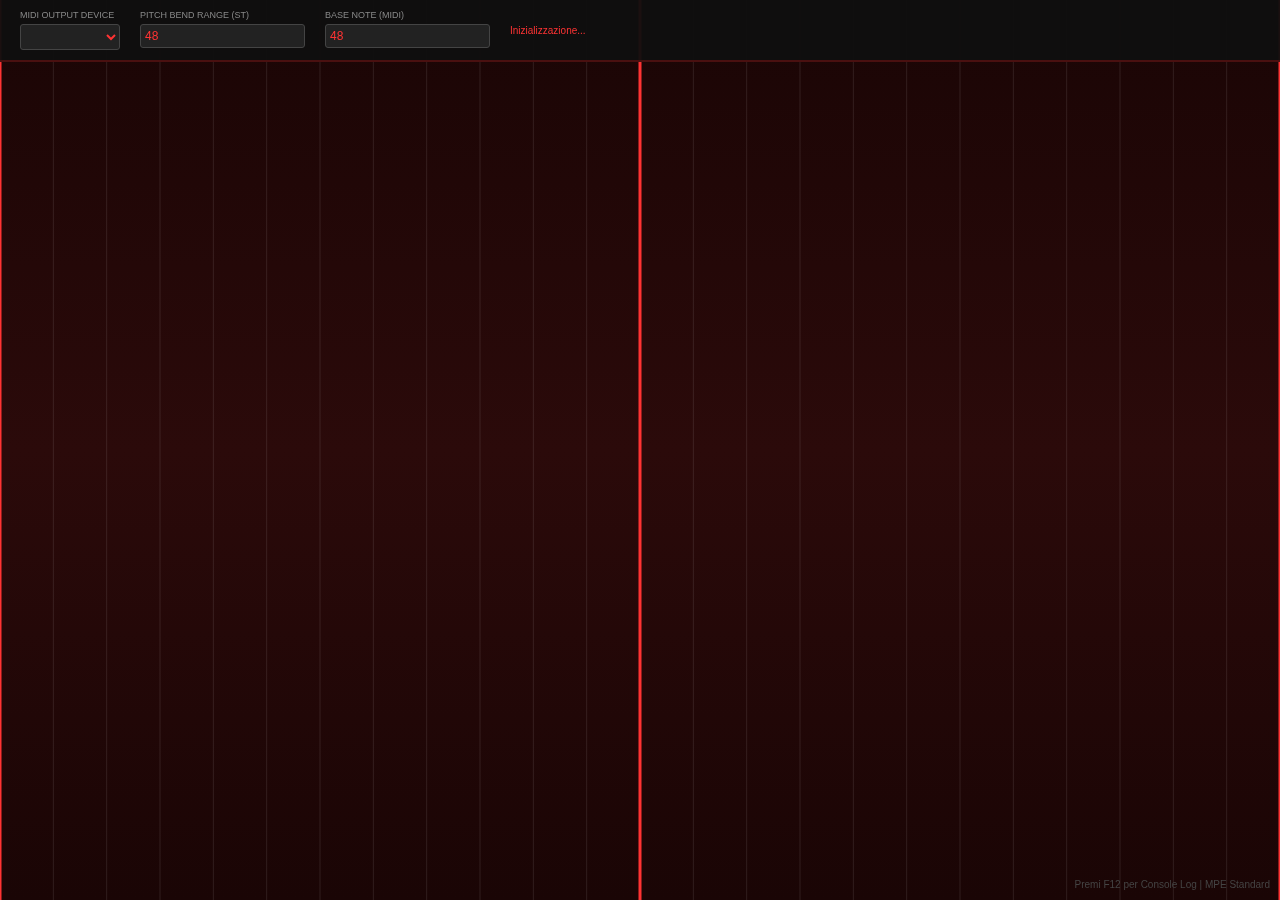
<file: Continuum Web.html>
<!DOCTYPE html>
<html lang="it">
<head>
    <meta charset="UTF-8">
    <meta name="viewport" content="width=device-width, initial-scale=1.0, maximum-scale=1.0, user-scalable=no">
    <title>MPE Continuum Controller PRO</title>
    <style>
        body { margin: 0; background: #0a0a0a; color: #ff3333; font-family: 'Segoe UI', sans-serif; overflow: hidden; touch-action: none; }
        
        /* Dashboard a scomparsa */
        #ui { 
            position: absolute; top: 0; left: 0; right: 0; 
            background: rgba(15, 15, 15, 0.95); padding: 10px 20px; 
            border-bottom: 2px solid #4a1010; display: flex; gap: 20px; 
            z-index: 100; transform: translateY(-85%); transition: 0.3s; 
        }
        #ui:hover { transform: translateY(0); }
        
        .box { display: flex; flex-direction: column; min-width: 100px; }
        label { font-size: 9px; text-transform: uppercase; color: #888; margin-bottom: 4px; }
        select, input { background: #222; color: #ff3333; border: 1px solid #444; padding: 4px; font-size: 12px; border-radius: 3px; outline: none; }
        
        canvas { display: block; width: 100vw; height: 100vh; cursor: crosshair; }
        #debug-info { position: absolute; bottom: 10px; right: 10px; font-size: 10px; color: #444; pointer-events: none; }
    </style>
</head>
<body>

<div id="ui">
    <div class="box"><label>MIDI Output Device</label><select id="midiOutSelect"></select></div>
    <div class="box"><label>Pitch Bend Range (st)</label><input type="number" id="pbRange" value="48"></div>
    <div class="box"><label>Base Note (MIDI)</label><input type="number" id="baseNote" value="48"></div>
    <div id="status" style="margin-top: 15px; font-size: 10px;">Inizializzazione...</div>
</div>

<canvas id="surface"></canvas>
<div id="debug-info">Premi F12 per Console Log | MPE Standard</div>

<script>
/**
 * ARCHITETTURA DI TRASMISSIONE MPE
 */
const canvas = document.getElementById('surface');
const ctx = canvas.getContext('2d');
let midiOutput = null;

const activeVoices = new Map(); // pointerId -> { chan, note, color, x, y, press }
const mpeChannels = Array.from({length: 15}, (_, i) => i + 2); // Canali 2-16

// Inizializzazione MIDI
function setupMIDI() {
    if (navigator.requestMIDIAccess) {
        navigator.requestMIDIAccess().then(access => {
            const outputs = Array.from(access.outputs.values());
            const select = document.getElementById('midiOutSelect');
            select.innerHTML = outputs.map(o => `<option value="${o.id}">${o.name}</option>`).join('');
            midiOutput = outputs[0] || null;
            if(midiOutput) document.getElementById('status').innerText = "MIDI READY: " + midiOutput.name;
            select.onchange = () => midiOutput = access.outputs.get(select.value);
        });
    } else {
        document.getElementById('status').innerText = "Browser non supporta Web MIDI";
    }
}

// Calcolo parametri MPE
function calculateMPE(x, y, pressure) {
    const base = parseInt(document.getElementById('baseNote').value) || 48;
    const pbRange = parseInt(document.getElementById('pbRange').value) || 48;
    const totalNotes = 24; // 2 ottave

    const exactNote = base + (x / canvas.width) * totalNotes;
    const roundedNote = Math.round(exactNote);
    const detune = exactNote - roundedNote;

    // Pitch Bend a 14-bit (8192 è il centro)
    const pbValue = Math.floor(8192 + (detune * (8192 / pbRange)));
    // Slide (CC74)
    const slideValue = Math.floor((1 - (y / canvas.height)) * 127);
    // Pressure (se assente, 0.5 per mouse)
    const pressValue = Math.floor((pressure || 0.5) * 127);

    return { roundedNote, pbValue, slideValue, pressValue, x, y };
}

// Gestione Pointer Events (Mouse + Touch)
canvas.addEventListener('pointerdown', e => {
    const channel = mpeChannels.shift();
    if (!channel || !midiOutput) return;

    const m = calculateMPE(e.clientX, e.clientY, e.pressure);
    
    // Sequenza MPE: CC74 -> PitchBend -> NoteOn
    midiOutput.send([0xB0 + channel - 1, 74, m.slideValue]);
    midiOutput.send([0xE0 + channel - 1, m.pbValue & 0x7F, (m.pbValue >> 7) & 0x7F]);
    midiOutput.send([0x90 + channel - 1, m.roundedNote, 100]);

    activeVoices.set(e.pointerId, { 
        chan: channel, 
        note: m.roundedNote, 
        color: `hsl(${channel * 24}, 100%, 60%)`,
        ...m 
    });
    
    console.log(`Note On: CH ${channel} | Note: ${m.roundedNote}`);
});

canvas.addEventListener('pointermove', e => {
    const v = activeVoices.get(e.pointerId);
    if (!v || !midiOutput) return;

    const m = calculateMPE(e.clientX, e.clientY, e.pressure);
    
    // Aggiornamento continuo
    midiOutput.send([0xE0 + v.chan - 1, m.pbValue & 0x7F, (m.pbValue >> 7) & 0x7F]);
    midiOutput.send([0xB0 + v.chan - 1, 74, m.slideValue]);
    midiOutput.send([0xD0 + v.chan - 1, m.pressValue]); // Channel Pressure

    Object.assign(v, m); // Aggiorna posizione per grafica
    console.log(`Glide CH ${v.chan}: PB Value ${m.pbValue}`); // Debug Glide
});

canvas.addEventListener('pointerup', e => {
    const v = activeVoices.get(e.pointerId);
    if (!v || !midiOutput) return;

    midiOutput.send([0x80 + v.chan - 1, v.note, 0]); // Note Off
    mpeChannels.push(v.chan);
    mpeChannels.sort((a, b) => a - b);
    activeVoices.delete(e.pointerId);
});

/**
 * RENDER GRAFICO (ASPETTO CONTINUUM)
 */
function draw() {
    // Sfondo Continuum (Rosso scuro)
    const gradient = ctx.createLinearGradient(0, 0, 0, canvas.height);
    gradient.addColorStop(0, '#1a0505'); gradient.addColorStop(0.5, '#2b0a0a'); gradient.addColorStop(1, '#1a0505');
    ctx.fillStyle = gradient;
    ctx.fillRect(0, 0, canvas.width, canvas.height);

    const noteWidth = canvas.width / 24;
    const base = parseInt(document.getElementById('baseNote').value) || 48;

    // Marcatori Tastiera
    for (let i = 0; i <= 24; i++) {
        const x = i * noteWidth;
        const currentNote = (base + i) % 12;
        
        ctx.lineWidth = (currentNote === 0) ? 3 : 1;
        ctx.strokeStyle = (currentNote === 0) ? '#ff3333' : 'rgba(255,255,255,0.1)';
        
        ctx.beginPath(); ctx.moveTo(x, 0); ctx.lineTo(x, canvas.height); ctx.stroke();
    }

    // Cerchi Colorati (Feedback visivo per dito/mouse)
    activeVoices.forEach(v => {
        ctx.shadowBlur = 40;
        ctx.shadowColor = v.color;
        ctx.fillStyle = v.color;
        
        ctx.beginPath();
        // Dimensione del cerchio basata sulla pressione
        ctx.arc(v.x, v.y, 35 + (v.pressValue / 3), 0, Math.PI * 2);
        ctx.fill();
        
        // Indicatore Canale MIDI
        ctx.shadowBlur = 0;
        ctx.fillStyle = "rgba(255,255,255,0.8)";
        ctx.font = "bold 13px Arial";
        ctx.fillText(`CH ${v.chan}`, v.x - 18, v.y - 70);
    });

    requestAnimationFrame(draw);
}

window.onresize = () => { canvas.width = window.innerWidth; canvas.height = window.innerHeight; };
window.onresize();
setupMIDI();
draw();
</script>
</body>
</html>
</file>
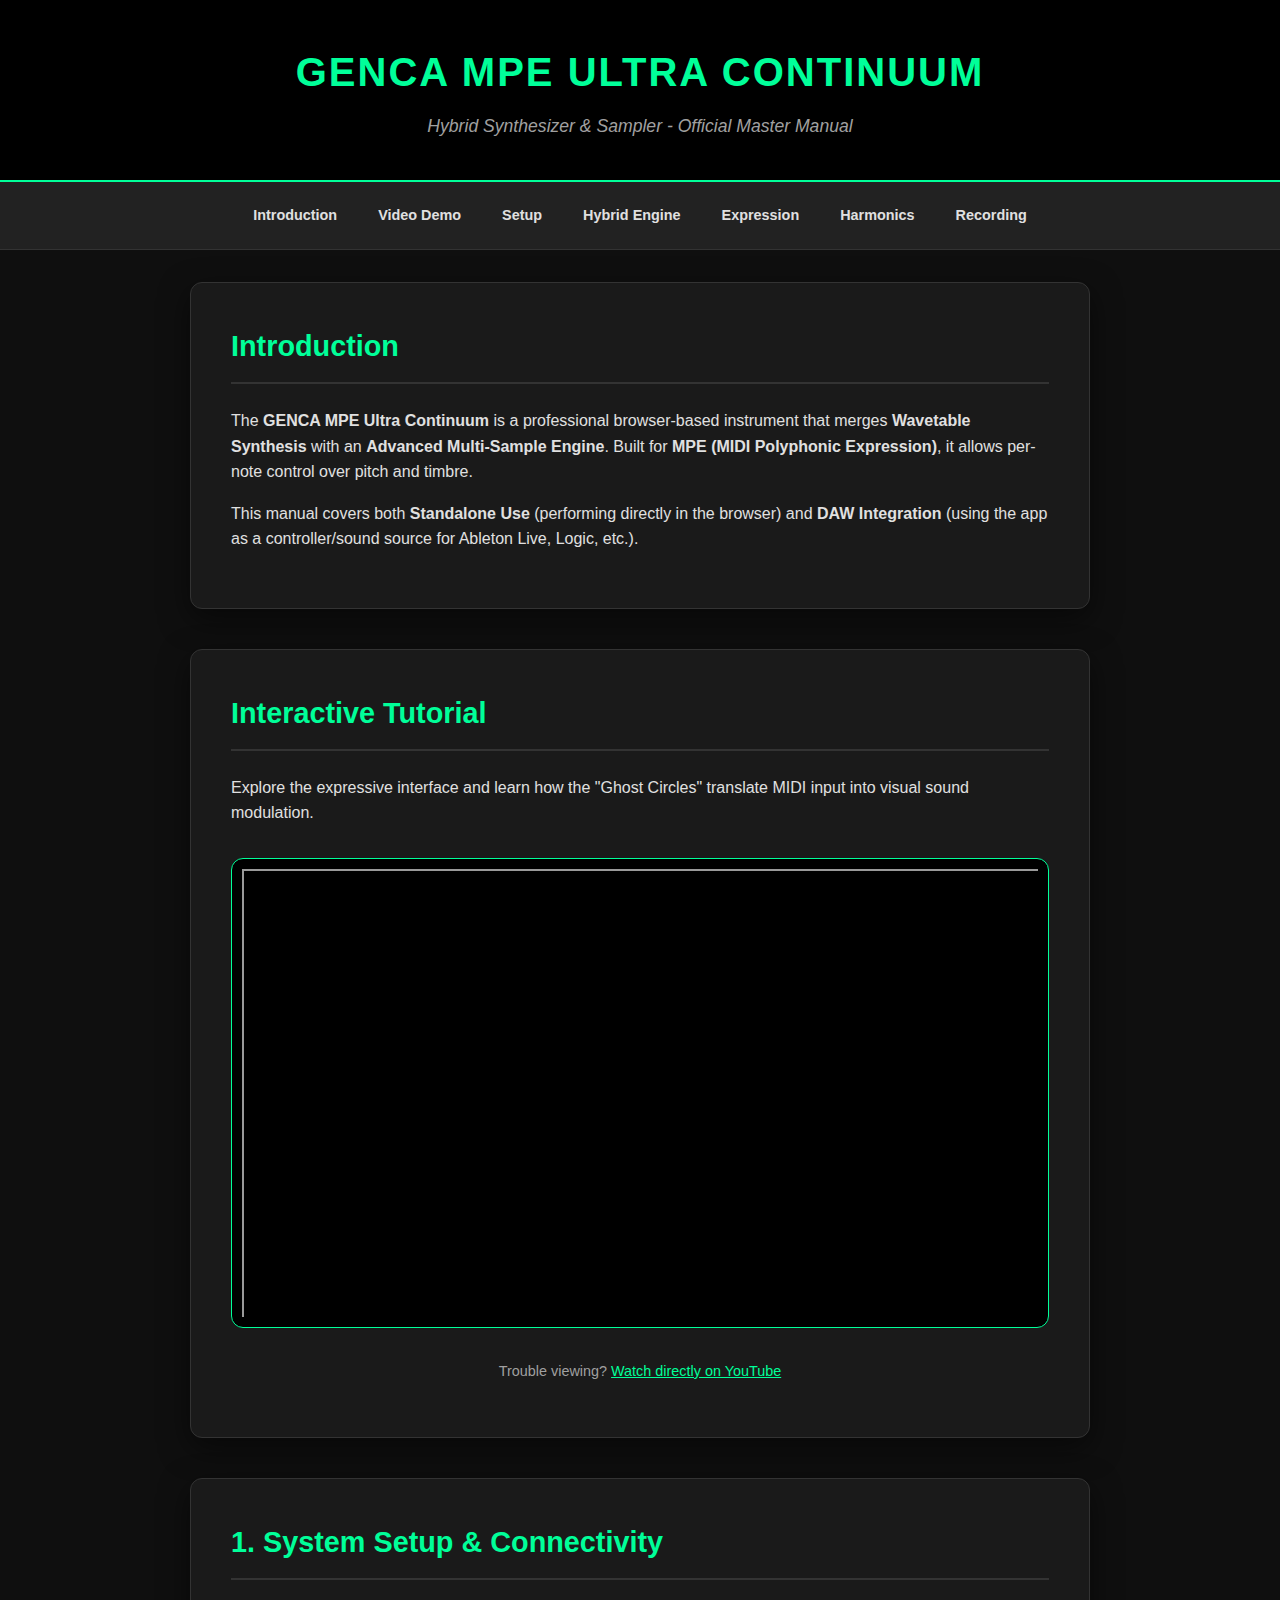
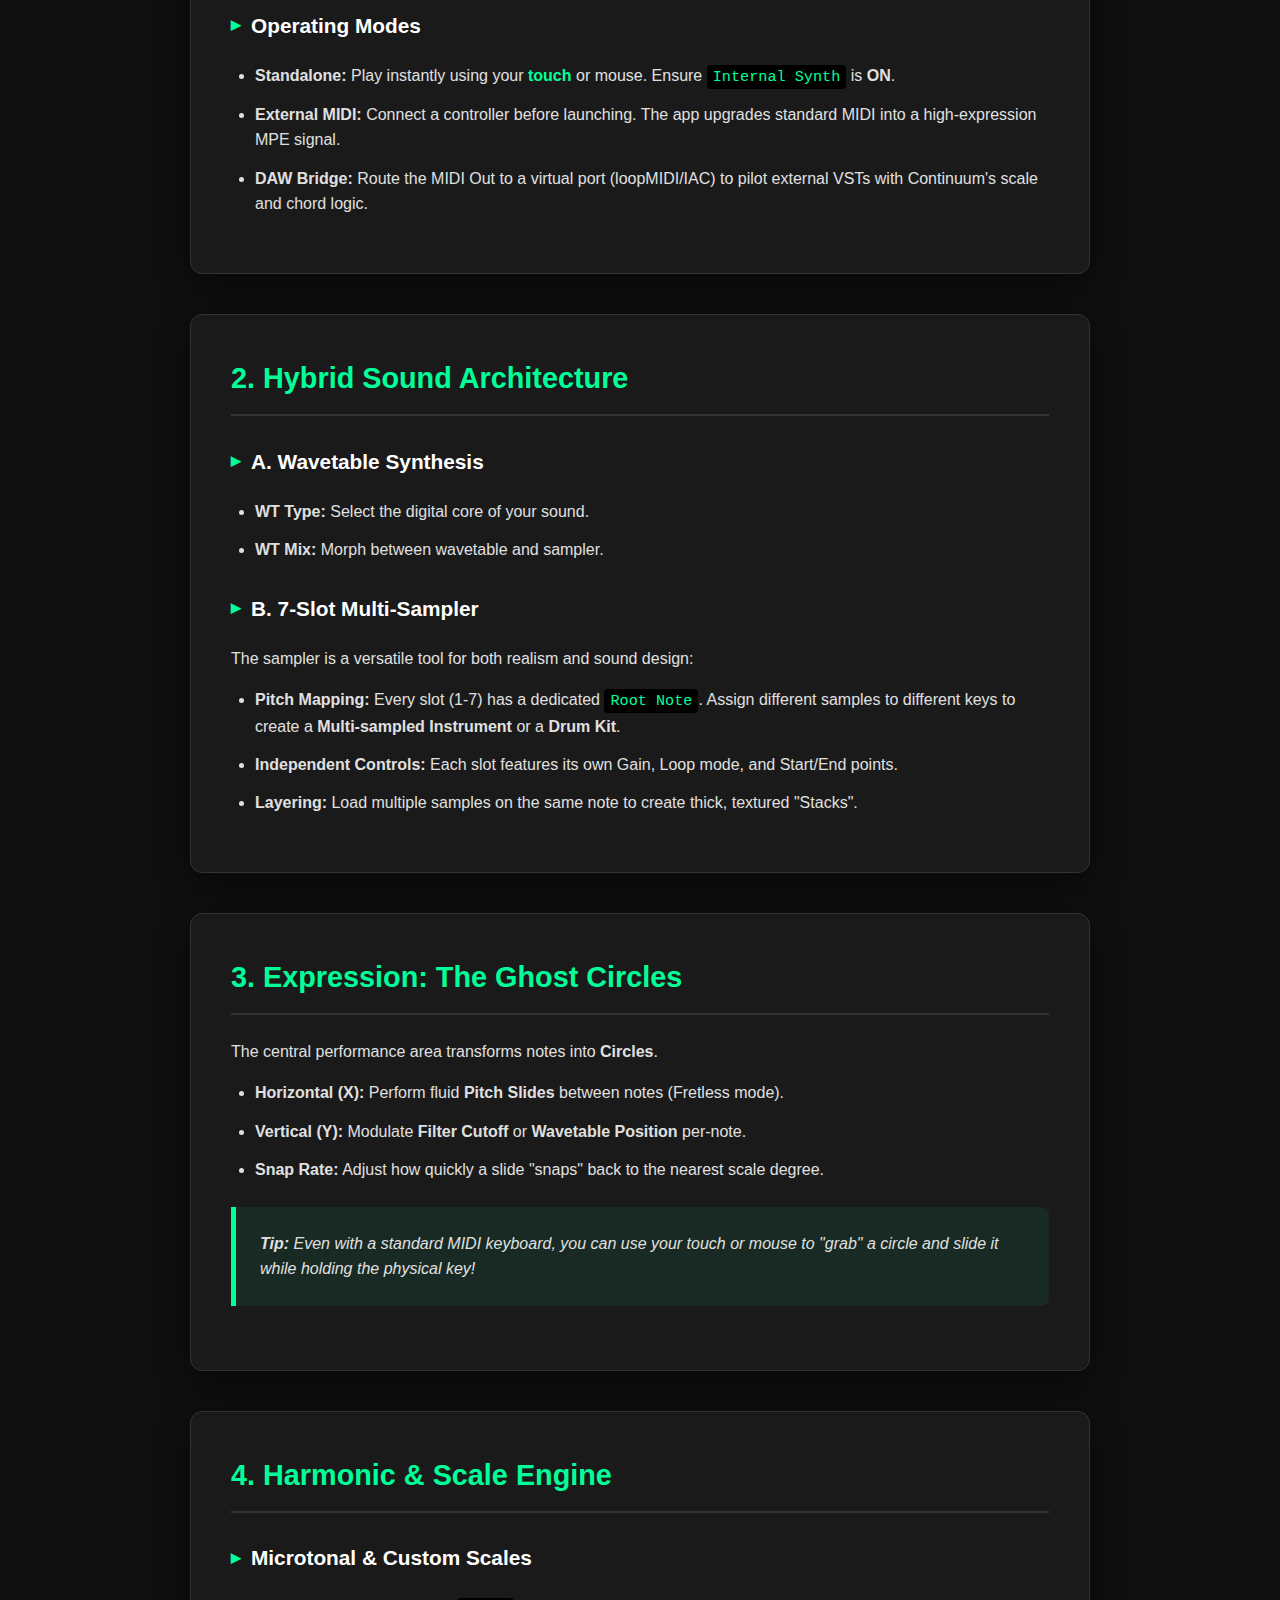
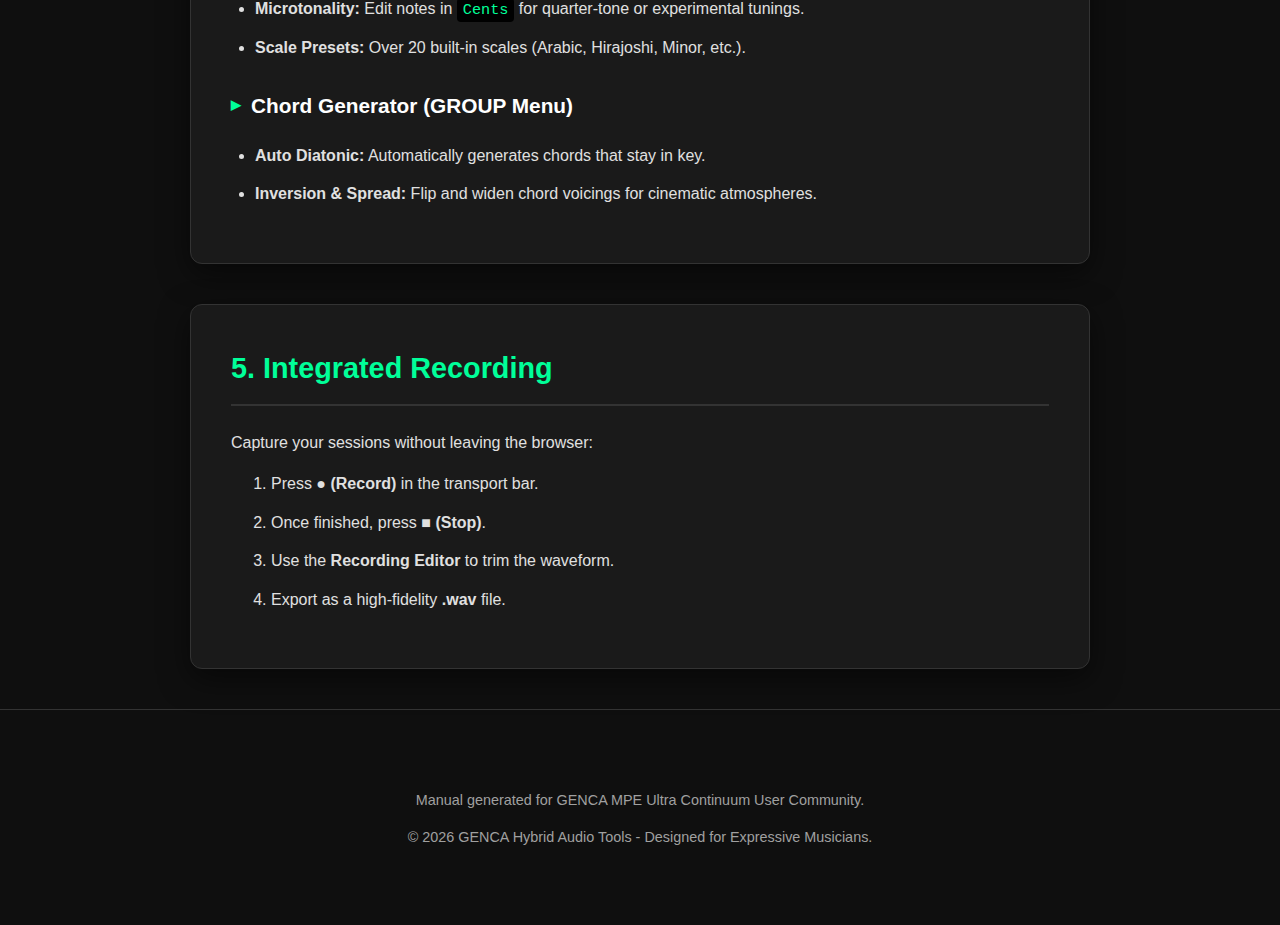
<file: Guide.html>
<!DOCTYPE html>
<html lang="en">
<head>
    <meta charset="UTF-8">
    <meta name="viewport" content="width=device-width, initial-scale=1.0">
    <title>GENCA MPE Ultra Continuum - Master Manual</title>
    <style>
        :root {
            --bg-color: #0f0f0f;
            --section-bg: #1a1a1a;
            --accent-color: #00ff99; /* Ghost Circle Green */
            --text-color: #e0e0e0;
            --text-muted: #a0a0a0;
            --border-color: #333;
            --header-bg: #000;
        }

        body {
            font-family: 'Segoe UI', Roboto, Helvetica, Arial, sans-serif;
            background-color: var(--bg-color);
            color: var(--text-color);
            line-height: 1.6;
            margin: 0;
            padding: 0;
        }

        header {
            background-color: var(--header-bg);
            padding: 2.5rem 1rem;
            text-align: center;
            border-bottom: 2px solid var(--accent-color);
            position: sticky;
            top: 0;
            z-index: 100;
        }

        header h1 {
            margin: 0;
            font-size: 2.5rem;
            letter-spacing: 2px;
            color: var(--accent-color);
            text-transform: uppercase;
        }

        header p {
            margin: 0.5rem 0 0;
            color: var(--text-muted);
            font-style: italic;
            font-size: 1.1rem;
        }

        nav {
            background: #222;
            padding: 1rem;
            display: flex;
            justify-content: center;
            flex-wrap: wrap;
            gap: 15px;
            position: sticky;
            top: 118px; /* Adjusted based on header height */
            z-index: 90;
            border-bottom: 1px solid var(--border-color);
        }

        nav a {
            color: var(--text-color);
            text-decoration: none;
            font-size: 0.9rem;
            font-weight: bold;
            padding: 5px 12px;
            border-radius: 4px;
            transition: all 0.3s;
            border: 1px solid transparent;
        }

        nav a:hover {
            background: var(--accent-color);
            color: #000;
            border-color: #fff;
        }

        main {
            max-width: 900px;
            margin: 2rem auto;
            padding: 0 1.5rem;
        }

        section {
            background-color: var(--section-bg);
            padding: 2.5rem;
            margin-bottom: 2.5rem;
            border-radius: 12px;
            border: 1px solid var(--border-color);
            box-shadow: 0 10px 30px rgba(0,0,0,0.5);
        }

        h2 {
            color: var(--accent-color);
            border-bottom: 2px solid var(--border-color);
            padding-bottom: 0.8rem;
            margin-top: 0;
            font-size: 1.8rem;
        }

        h3 {
            color: #fff;
            margin-top: 1.8rem;
            font-size: 1.3rem;
            display: flex;
            align-items: center;
        }

        h3::before {
            content: "▶";
            color: var(--accent-color);
            font-size: 0.8rem;
            margin-right: 10px;
        }

        /* --- Video Embed Styles --- */
        .video-wrapper {
            background: #000;
            padding: 10px;
            border-radius: 12px;
            border: 1px solid var(--accent-color);
            margin: 2rem 0;
        }

        .video-container {
            position: relative;
            padding-bottom: 56.25%; /* 16:9 Aspect Ratio */
            height: 0;
            overflow: hidden;
            max-width: 100%;
        }

        .video-container iframe {
            position: absolute;
            top: 0;
            left: 0;
            width: 100%;
            height: 100%;
        }

        ul { padding-left: 1.5rem; }
        li { margin-bottom: 0.8rem; }
        
        code {
            background: #000;
            color: var(--accent-color);
            padding: 3px 6px;
            border-radius: 4px;
            font-family: 'Consolas', monospace;
            font-size: 0.95rem;
        }

        .pro-tip {
            background: rgba(0, 255, 153, 0.07);
            border-left: 5px solid var(--accent-color);
            padding: 1.5rem;
            margin: 1.5rem 0;
            font-style: italic;
            border-radius: 0 8px 8px 0;
        }

        table {
            width: 100%;
            border-collapse: collapse;
            margin: 1.5rem 0;
            background: #111;
            border-radius: 8px;
            overflow: hidden;
        }

        th, td {
            text-align: left;
            padding: 15px;
            border-bottom: 1px solid var(--border-color);
        }

        th {
            background-color: #000;
            color: var(--accent-color);
            text-transform: uppercase;
            font-size: 0.85rem;
        }

        footer {
            text-align: center;
            padding: 4rem;
            color: var(--text-muted);
            font-size: 0.9rem;
            border-top: 1px solid var(--border-color);
        }

        .highlight {
            color: var(--accent-color);
            font-weight: bold;
        }

        @media (max-width: 768px) {
            nav { position: relative; top: 0; }
            header h1 { font-size: 1.8rem; }
            section { padding: 1.5rem; }
        }
    </style>
</head>
<body>

<header>
    <h1>GENCA MPE Ultra Continuum</h1>
    <p>Hybrid Synthesizer & Sampler - Official Master Manual</p>
</header>

<nav>
    <a href="#intro">Introduction</a>
    <a href="#video">Video Demo</a>
    <a href="#setup">Setup</a>
    <a href="#engine">Hybrid Engine</a>
    <a href="#mpe">Expression</a>
    <a href="#harmonics">Harmonics</a>
    <a href="#export">Recording</a>
</nav>

<main>
    <section id="intro">
        <h2>Introduction</h2>
        <p>The <strong>GENCA MPE Ultra Continuum</strong> is a professional browser-based instrument that merges <strong>Wavetable Synthesis</strong> with an <strong>Advanced Multi-Sample Engine</strong>. Built for <strong>MPE (MIDI Polyphonic Expression)</strong>, it allows per-note control over pitch and timbre.</p>
        <p>This manual covers both <strong>Standalone Use</strong> (performing directly in the browser) and <strong>DAW Integration</strong> (using the app as a controller/sound source for Ableton Live, Logic, etc.).</p>
    </section>

    <section id="video">
        <h2>Interactive Tutorial</h2>
        <p>Explore the expressive interface and learn how the "Ghost Circles" translate MIDI input into visual sound modulation.</p>
        <div class="video-wrapper">
            <div class="video-container">
               <iframe 
                    src="https://www.youtube-nocookie.com/embed/Vn9N9vGaoLA" 
                    title="YouTube video player" 
                    allow="accelerometer; autoplay; clipboard-write; encrypted-media; gyroscope; picture-in-picture; web-share" 
                    referrerpolicy="strict-origin-when-cross-origin" 
                    allowfullscreen>
               </iframe>
            </div>
        </div>
        <p style="text-align: center; font-size: 0.9rem; color: var(--text-muted);">
            Trouble viewing? <a href="https://www.youtube.com/watch?v=Vn9N9vGaoLA" target="_blank" style="color: var(--accent-color);">Watch directly on YouTube</a>
        </p>
    </section>

    <section id="setup">
        <h2>1. System Setup & Connectivity</h2>
        <h3>Operating Modes</h3>
        <ul>
            <li><strong>Standalone:</strong> Play instantly using your <span class="highlight"> touch </span> or mouse. Ensure <code>Internal Synth</code> is <strong>ON</strong>.</li>
            <li><strong>External MIDI:</strong> Connect a controller before launching. The app upgrades standard MIDI into a high-expression MPE signal.</li>
            <li><strong>DAW Bridge:</strong> Route the MIDI Out to a virtual port (loopMIDI/IAC) to pilot external VSTs with Continuum's scale and chord logic.</li>
        </ul>
    </section>

    <section id="engine">
        <h2>2. Hybrid Sound Architecture</h2>
        <h3>A. Wavetable Synthesis</h3>
        <ul>
            <li><strong>WT Type:</strong> Select the digital core of your sound.</li>
            <li><strong>WT Mix:</strong> Morph between wavetable and sampler. </li>
        </ul>

        <h3>B. 7-Slot Multi-Sampler</h3>
        <p>The sampler is a versatile tool for both realism and sound design:</p>
        <ul>
            <li><strong>Pitch Mapping:</strong> Every slot (1-7) has a dedicated <code>Root Note</code>. Assign different samples to different keys to create a <strong>Multi-sampled Instrument</strong> or a <strong>Drum Kit</strong>.</li>
            <li><strong>Independent Controls:</strong> Each slot features its own Gain, Loop mode, and Start/End points.</li>
            <li><strong>Layering:</strong> Load multiple samples on the same note to create thick, textured "Stacks".</li>
        </ul>
    </section>

    <section id="mpe">
        <h2>3. Expression: The Ghost Circles</h2>
        <p>The central performance area transforms notes into <strong> Circles</strong>.</p>
        <ul>
            <li><strong>Horizontal (X):</strong> Perform fluid <strong>Pitch Slides</strong> between notes (Fretless mode).</li>
            <li><strong>Vertical (Y):</strong> Modulate <strong>Filter Cutoff</strong> or <strong>Wavetable Position</strong> per-note.</li>
            <li><strong>Snap Rate:</strong> Adjust how quickly a slide "snaps" back to the nearest scale degree.</li>
        </ul>
        <div class="pro-tip">
            <strong>Tip:</strong> Even with a standard MIDI keyboard, you can use your touch or mouse to "grab" a circle and slide it while holding the physical key!
        </div>
    </section>

    <section id="harmonics">
        <h2>4. Harmonic & Scale Engine</h2>
        <h3>Microtonal & Custom Scales</h3>
        <ul>
            <li><strong>Microtonality:</strong> Edit notes in <code>Cents</code> for quarter-tone or experimental tunings.</li>
            <li><strong>Scale Presets:</strong> Over 20 built-in scales (Arabic, Hirajoshi, Minor, etc.).</li>
        </ul>
        <h3>Chord Generator (GROUP Menu)</h3>
        <ul>
            <li><strong>Auto Diatonic:</strong> Automatically generates chords that stay in key.</li>
            <li><strong>Inversion & Spread:</strong> Flip and widen chord voicings for cinematic atmospheres.</li>
        </ul>
    </section>

    <section id="export">
        <h2>5. Integrated Recording</h2>
        <p>Capture your sessions without leaving the browser:</p>
        <ol>
            <li>Press <strong>● (Record)</strong> in the transport bar.</li>
            <li>Once finished, press <strong>■ (Stop)</strong>.</li>
            <li>Use the <strong>Recording Editor</strong> to trim the waveform.</li>
            <li>Export as a high-fidelity <strong>.wav</strong> file.</li>
        </ol>
    </section>
</main>

<footer>
    <p>Manual generated for GENCA MPE Ultra Continuum User Community.</p>
    <p>&copy; 2026 GENCA Hybrid Audio Tools - Designed for Expressive Musicians.</p>
</footer>

</body>
</html>
</file>
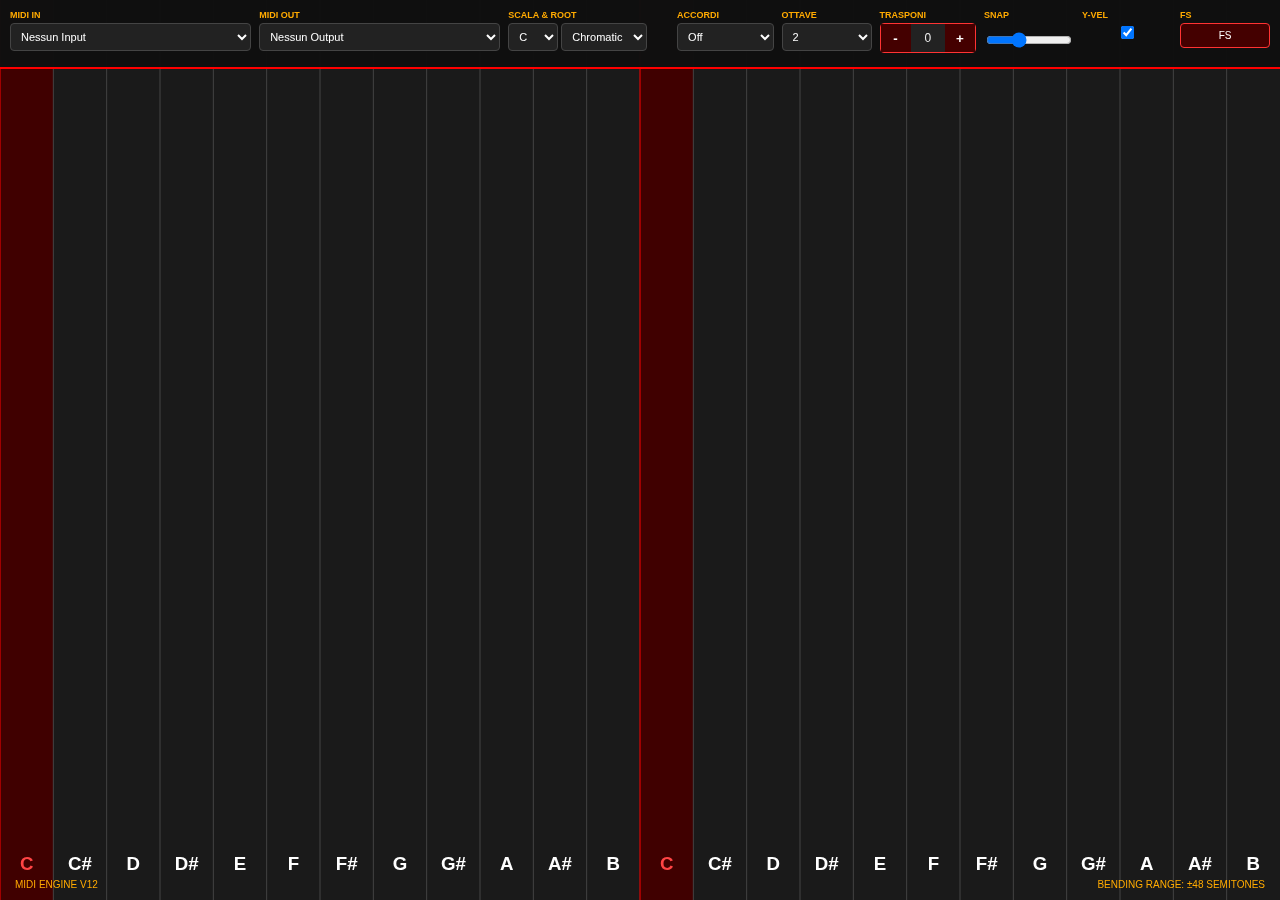
<file: index2.html>
<!DOCTYPE html>
<html lang="it">
<head>
    <meta charset="UTF-8">
    <meta name="viewport" content="width=device-width, initial-scale=1.0, maximum-scale=1.0, user-scalable=no">
    <title>GENCA MPE Ultra: V12 stable</title>
    <style>
        body { margin: 0; background: #000; color: #eee; font-family: 'Segoe UI', sans-serif; overflow: hidden; touch-action: none; }
        #ui { 
            position: absolute; top: 0; left: 0; right: 0; 
            background: rgba(15, 15, 15, 0.98); padding: 10px; 
            border-bottom: 2px solid #ff0000; display: flex; flex-wrap: wrap; gap: 8px; 
            z-index: 100; transform: translateY(-92%); transition: 0.3s ease-out;
        }
        #ui:hover, #ui.active { transform: translateY(0); }
        .box { display: flex; flex-direction: column; flex: 1; min-width: 90px; }
        label { font-size: 9px; text-transform: uppercase; color: #ffaa00; margin-bottom: 3px; font-weight: bold; }
        select, input { background: #222; color: #fff; border: 1px solid #444; padding: 6px; font-size: 11px; border-radius: 4px; outline: none; }
        .oct-ctrl { display: flex; align-items: center; justify-content: space-between; background: #222; border: 1px solid #ff3333; border-radius: 4px; }
        .oct-btn { background: #400; color: #fff; border: none; width: 30px; height: 28px; cursor: pointer; font-weight: bold; }
        #octVal { font-size: 12px; width: 25px; text-align: center; }
        canvas { display: block; width: 100vw; height: 100vh; }
        .footer { position: absolute; bottom: 10px; left: 15px; right: 15px; display: flex; justify-content: space-between; pointer-events: none; font-size: 10px; color: #ffaa00; }
        .menu-btn { background: #400; color: #fff; border: 1px solid #ff3333; padding: 6px; border-radius: 4px; cursor: pointer; font-size: 10px; }
    </style>
</head>
<body>

<div id="ui">
    <div class="box" style="flex:1.5"><label>MIDI IN</label><select id="midiInSelect"><option value="">Nessun Input</option></select></div>
    <div class="box" style="flex:1.5"><label>MIDI OUT</label><select id="midiOutSelect"><option value="">Nessun Output</option></select></div>
    <div class="box">
        <label>Scala & Root</label>
        <div style="display:flex; gap:3px;">
            <select id="rootNote" style="width:50px;">
                <option value="0">C</option><option value="1">C#</option><option value="2">D</option><option value="3">D#</option><option value="4">E</option><option value="5">F</option><option value="6">F#</option><option value="7">G</option><option value="8">G#</option><option value="9">A</option><option value="10">A#</option><option value="11">B</option>
            </select>
            <select id="scaleType">
                <option value="chromatic">Chromatic</option><option value="major">Major</option><option value="minor">Minor</option><option value="pentatonicMaj">Pentatonic</option><option value="blues">Blues</option><option value="hirajoshi">Hirajoshi</option><option value="arabic">Arabic</option>
            </select>
        </div>
    </div>
    <div class="box" style="flex:0.6"><label>Accordi</label><select id="chordMode"><option value="1">Off</option><option value="2">3rd</option><option value="3">Triad</option></select></div>
    <div class="box" style="flex:0.5"><label>Ottave</label><select id="visibleOctaves"><option value="1">1</option><option value="2" selected>2</option><option value="3">3</option><option value="4">4</option></select></div>
    <div class="box" style="flex:0.6"><label>Trasponi</label><div class="oct-ctrl"><button class="oct-btn" onclick="changeOctave(-1)">-</button><span id="octVal">0</span><button class="oct-btn" onclick="changeOctave(1)">+</button></div></div>
    <div class="box" style="flex:0.5"><label>Snap</label><input type="range" id="roundRate" min="0" max="80" value="25"></div>
    <div class="box" style="flex:0.4"><label>Y-VEL</label><input type="checkbox" id="linkYToVel" checked></div>
    <div class="box" style="flex:0.3"><label>FS</label><button id="fsBtn" class="menu-btn">FS</button></div>
</div>

<canvas id="surface"></canvas>
<div class="footer"><div id="midiStatus">MIDI ENGINE V12</div><div>BENDING RANGE: ±48 SEMITONES</div></div>

<script>
const canvas = document.getElementById('surface');
const ctx = canvas.getContext('2d');
let midiOutput = null;
let midiInput = null;
const activeTouches = new Map(); 
const physicalNotes = new Map(); 
const mpeChannels = Array.from({length: 15}, (_, i) => i + 2);
let currentOctave = 0;

const SCALES = {
    chromatic: [0,1,2,3,4,5,6,7,8,9,10,11], major: [0,2,4,5,7,9,11], minor: [0,2,3,5,7,8,10],
    pentatonicMaj: [0,2,4,7,9], blues: [0,3,5,6,7,10], hirajoshi: [0,2,3,7,8], arabic: [0,1,4,5,7,8,11]
};
const NOTE_NAMES = ["C", "C#", "D", "D#", "E", "F", "F#", "G", "G#", "A", "A#", "B"];

function changeOctave(delta) {
    currentOctave = Math.max(-2, Math.min(2, currentOctave + delta));
    document.getElementById('octVal').innerText = (currentOctave > 0 ? "+" : "") + currentOctave;
}

function setupMIDI() {
    if (navigator.requestMIDIAccess) {
        navigator.requestMIDIAccess({ sysex: true }).then(access => {
            const outputs = Array.from(access.outputs.values());
            const inputs = Array.from(access.inputs.values());
            const outSel = document.getElementById('midiOutSelect');
            outSel.innerHTML = `<option value="">Scegli Output...</option>` + outputs.map(o => `<option value="${o.id}">${o.name}</option>`).join('');
            outSel.onchange = () => { midiOutput = access.outputs.get(outSel.value); };
            const inSel = document.getElementById('midiInSelect');
            inSel.innerHTML = `<option value="">Scegli Input...</option>` + inputs.map(i => `<option value="${i.id}">${i.name}</option>`).join('');
            inSel.onchange = () => {
                if(midiInput) midiInput.onmidimessage = null;
                midiInput = access.inputs.get(inSel.value);
                if(midiInput) midiInput.onmidimessage = handleExternalMIDI;
            };
        });
    }
}

function handleExternalMIDI(message) {
    const [status, note, velocity] = message.data;
    const type = status & 0xf0;
    if (type === 0x90 && velocity > 0) {
        const chan = mpeChannels.shift();
        if (chan) {
            if (midiOutput) midiOutput.send([0x90 + chan - 1, note, velocity]);
            physicalNotes.set(note, { chan, velocity, grabbed: false });
        }
    } else if (type === 0x80 || (type === 0x90 && velocity === 0)) {
        const data = physicalNotes.get(note);
        if (data) {
            if (midiOutput) midiOutput.send([0x80 + data.chan - 1, note, 0]);
            mpeChannels.push(data.chan);
            mpeChannels.sort((a,b)=>a-b);
            physicalNotes.delete(note);
        }
    }
}

// MOTORE DI CALCOLO MPE
function getMPEValues(e, initialExact = null) {
    const numOct = parseInt(document.getElementById('visibleOctaves').value);
    const snapSens = parseInt(document.getElementById('roundRate').value) / 100;
    const baseMIDI = 48 + (currentOctave * 12);
    const totalNotes = numOct * 12;
    
    // Posizione X -> Nota esatta
    let exact = baseMIDI + (e.clientX / canvas.width) * totalNotes;
    
    // Applicazione Snap Magnetico
    const nearest = Math.round(exact);
    const dist = Math.abs(exact - nearest);
    if (dist < snapSens) {
        const force = 1 - (dist / snapSens);
        exact = exact + (nearest - exact) * force;
    }

    // Calcolo Pitch Bend (rispetto alla nota iniziale se fornita)
    let detune = initialExact !== null ? exact - initialExact : 0;
    const pb = Math.floor(8192 + (detune * (8192 / 48))); // Range ±48

    // Posizione Y -> Slide (CC74)
    const slide = Math.floor(Math.max(0, Math.min(1, 1 - (e.clientY / canvas.height))) * 127);
    
    // Pressione (simulata su touch)
    const press = Math.floor(Math.min(((e.width + e.height) / 70), 1.0) * 127);

    return { exact, pb, slide, press, x: e.clientX, y: e.clientY };
}

canvas.addEventListener('pointerdown', e => {
    e.preventDefault();
    if (e.clientY < 65) return;
    
    const m = getMPEValues(e);
    const noteUnderFinger = Math.round(m.exact);

    // 1. AUTO-GRAB
    if (physicalNotes.has(noteUnderFinger) && !physicalNotes.get(noteUnderFinger).grabbed) {
        const pNote = physicalNotes.get(noteUnderFinger);
        pNote.grabbed = true;
        activeTouches.set(e.pointerId, { 
            voices: [{ chan: pNote.chan, note: noteUnderFinger }], 
            initialExact: noteUnderFinger, lastX: e.clientX, phase: 0, 
            isGrab: true, color: '#00ff44', lastM: m 
        });
        return;
    }

    // 2. STANDALONE
    const root = parseInt(document.getElementById('rootNote').value);
    const scale = SCALES[document.getElementById('scaleType').value];
    const scaleNotes = [];
    for(let i=0; i<127; i++) {
        const nInOct = (i - root) % 12 < 0 ? (i - root) % 12 + 12 : (i - root) % 12;
        if(scale.includes(nInOct)) scaleNotes.push(i);
    }
    const rootNote = scaleNotes.reduce((prev, curr) => Math.abs(curr - m.exact) < Math.abs(prev - m.exact) ? curr : prev);
    
    const chordSize = parseInt(document.getElementById('chordMode').value);
    const rootIdx = scaleNotes.indexOf(rootNote);
    const initialVelocity = document.getElementById('linkYToVel').checked ? Math.max(10, m.slide) : 90;

    let voices = [];
    for(let i=0; i<chordSize; i++) {
        const chan = mpeChannels.shift();
        if(chan) {
            const note = scaleNotes[rootIdx + (i*2)] || rootNote;
            if(midiOutput) {
                midiOutput.send([0xB0 + chan - 1, 74, m.slide]);
                midiOutput.send([0xE0 + chan - 1, 0, 64]); // Reset PB
                midiOutput.send([0x90 + chan - 1, note, initialVelocity]);
            }
            voices.push({ chan, note });
        }
    }
    if(voices.length > 0) activeTouches.set(e.pointerId, { voices, initialExact: rootNote, lastX: e.clientX, phase: 0, isGrab: false, color: `hsl(${voices[0].chan * 25}, 85%, 55%)`, lastM: m });
});

canvas.addEventListener('pointermove', e => {
    const t = activeTouches.get(e.pointerId);
    if (!t) return;
    
    // Ricalcolo con riferimento alla nota iniziale
    const m = getMPEValues(e, t.initialExact);
    t.lastM = m;
    
    if (midiOutput) {
        t.voices.forEach(v => {
            midiOutput.send([0xE0 + v.chan - 1, m.pb & 0x7F, (m.pb >> 7) & 0x7F]);
            midiOutput.send([0xB0 + v.chan - 1, 74, m.slide]);
            midiOutput.send([0xD0 + v.chan - 1, m.press]);
        });
    }
});

canvas.addEventListener('pointerup', e => {
    const t = activeTouches.get(e.pointerId);
    if (t) {
        t.voices.forEach(v => {
            if(!t.isGrab) {
                if (midiOutput) midiOutput.send([0x80 + v.chan - 1, v.note, 0]);
                mpeChannels.push(v.chan);
            } else { if(physicalNotes.has(v.note)) physicalNotes.get(v.note).grabbed = false; }
        });
        mpeChannels.sort((a,b)=>a-b);
        activeTouches.delete(e.pointerId);
    }
});

document.getElementById('fsBtn').onclick = () => { if (!document.fullscreenElement) document.documentElement.requestFullscreen(); else document.exitFullscreen(); };

function draw() {
    ctx.fillStyle = '#000'; ctx.fillRect(0, 0, canvas.width, canvas.height);
    const numOct = parseInt(document.getElementById('visibleOctaves').value);
    const noteW = canvas.width / (numOct * 12);
    const root = parseInt(document.getElementById('rootNote').value);
    const baseMIDI = 48 + (currentOctave * 12);
    const scale = SCALES[document.getElementById('scaleType').value];
    const time = Date.now();

    for (let i = 0; i < (numOct * 12); i++) {
        const n = baseMIDI + i;
        const x = i * noteW;
        const noteInOct = (n - root) % 12 < 0 ? (n - root) % 12 + 12 : (n - root) % 12;
        if (scale.includes(noteInOct)) {
            ctx.fillStyle = (n % 12 === root) ? 'rgba(255, 0, 0, 0.25)' : 'rgba(255, 255, 255, 0.1)';
            ctx.fillRect(x, 0, noteW, canvas.height);
        }
        ctx.strokeStyle = (n % 12 === root) ? '#ff0000' : (scale.includes(noteInOct) ? '#444' : '#111');
        ctx.beginPath(); ctx.moveTo(x, 0); ctx.lineTo(x, canvas.height); ctx.stroke();
        
        if (scale.includes(noteInOct)) {
            ctx.fillStyle = (n % 12 === root) ? '#ff4444' : '#fff';
            ctx.font = `bold ${Math.max(10, noteW * 0.35)}px Arial`; ctx.textAlign = 'center';
            ctx.fillText(NOTE_NAMES[n % 12], x + noteW/2, canvas.height - 30);
        }
        const pNoteData = physicalNotes.get(n);
        if (pNoteData && !pNoteData.grabbed) {
            const rad = 25 + Math.sin(time/200)*5;
            ctx.beginPath(); ctx.strokeStyle = '#00ff44'; ctx.lineWidth = 3;
            ctx.arc(x + noteW/2, canvas.height/2, rad, 0, Math.PI*2); ctx.stroke();
            ctx.fillStyle = 'rgba(0,255,70,0.15)'; ctx.fill();
        }
    }

    activeTouches.forEach(t => {
        const radius = 25 + (t.lastM.press / 127) * 20;
        ctx.shadowBlur = 15; ctx.shadowColor = t.color;
        ctx.fillStyle = t.color; ctx.beginPath(); ctx.arc(t.lastM.x, t.lastM.y, radius, 0, Math.PI * 2); ctx.fill();
        ctx.shadowBlur = 0;
        ctx.fillStyle = "#fff"; ctx.font = "bold 14px Arial"; ctx.textAlign = 'center';
        ctx.fillText(t.isGrab ? "GRABBED" : `CH${t.voices[0].chan}`, t.lastM.x, t.lastM.y - radius - 15);
    });
    requestAnimationFrame(draw);
}
window.onresize = () => { canvas.width = window.innerWidth; canvas.height = window.innerHeight; };
window.onresize(); setupMIDI(); draw();
</script>
</body>
</html>
</file>
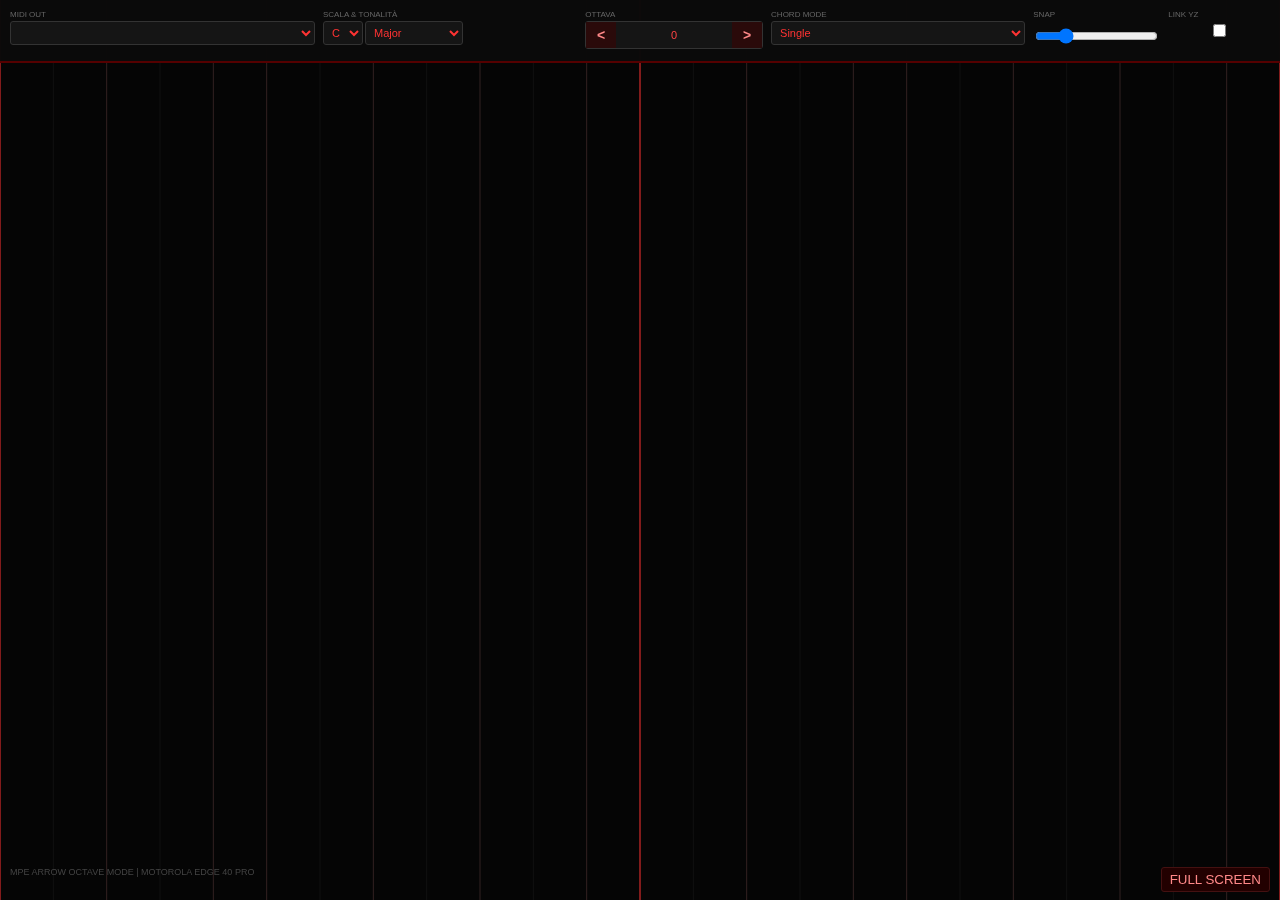
<file: indexBU.html>
<!DOCTYPE html>
<html lang="it">
<head>
    <meta charset="UTF-8">
    <meta name="viewport" content="width=device-width, initial-scale=1.0, maximum-scale=1.0, user-scalable=no">
    <title>MPE Ultra: Pro Octave & Snap</title>
    <style>
        body { margin: 0; background: #050505; color: #ff3333; font-family: sans-serif; overflow: hidden; touch-action: none; }
        #ui { 
            position: absolute; top: 0; left: 0; right: 0; 
            background: rgba(10, 10, 10, 0.98); padding: 10px; 
            border-bottom: 2px solid #500; display: flex; flex-wrap: wrap; gap: 8px; 
            z-index: 100; transform: translateY(-93%); transition: 0.3s cubic-bezier(0.4, 0, 0.2, 1);
        }
        #ui:hover, #ui.active { transform: translateY(0); }
        .box { display: flex; flex-direction: column; flex: 1; min-width: 80px; }
        label { font-size: 8px; text-transform: uppercase; color: #666; margin-bottom: 2px; }
        select, input { background: #151515; color: #f33; border: 1px solid #333; padding: 4px; font-size: 11px; border-radius: 3px; outline: none; }
        
        /* Stile Frecce Ottava */
        .oct-ctrl { display: flex; align-items: center; justify-content: space-between; background: #151515; border: 1px solid #333; border-radius: 3px; height: 26px; }
        .oct-btn { background: #2a0a0a; color: #f88; border: none; width: 30px; height: 100%; cursor: pointer; font-weight: bold; font-size: 14px; }
        .oct-btn:active { background: #ff4444; color: white; }
        #octVal { font-size: 11px; color: #f44; width: 25px; text-align: center; }

        canvas { display: block; width: 100vw; height: 100vh; }
        .footer { position: absolute; bottom: 8px; left: 10px; right: 10px; display: flex; justify-content: space-between; pointer-events: none; font-size: 9px; color: #444; }
        .btn { pointer-events: auto; background: #200; color: #f88; border: 1px solid #411; padding: 4px 8px; border-radius: 3px; cursor: pointer; }
    </style>
</head>
<body>

<div id="ui">
    <div class="box" style="flex:1.2"><label>MIDI Out</label><select id="midiOutSelect"></select></div>
    <div class="box">
        <label>Scala & Tonalità</label>
        <div style="display:flex; gap:2px;">
            <select id="rootNote" style="width:40px;">
                <option value="0">C</option><option value="2">D</option><option value="4">E</option><option value="5">F</option>
                <option value="7">G</option><option value="9">A</option><option value="11">B</option>
            </select>
            <select id="scaleType">
                <option value="major">Major</option><option value="minor">Minor</option>
                <option value="pentatonic">Pentatonic</option><option value="dorian">Dorian</option>
                <option value="mixolydian">Mixolydian</option><option value="harmonicMinor">Harmonic Min</option>
            </select>
        </div>
    </div>
    <div class="box" style="flex:0.7">
        <label>Ottava</label>
        <div class="oct-ctrl">
            <button class="oct-btn" onclick="changeOctave(-1)">&lt;</button>
            <span id="octVal">0</span>
            <button class="oct-btn" onclick="changeOctave(1)">&gt;</button>
        </div>
    </div>
    <div class="box">
        <label>Chord Mode</label>
        <select id="chordMode">
            <option value="1">Single</option><option value="3">Triads</option><option value="4">7ths</option>
        </select>
    </div>
    <div class="box" style="flex:0.5"><label>Snap</label><input type="range" id="roundRate" min="0" max="80" value="15"></div>
    <div class="box" style="flex:0.4"><label>Link YZ</label><input type="checkbox" id="linkPressToY"></div>
</div>

<canvas id="surface"></canvas>
<div class="footer">
    <div>MPE ARROW OCTAVE MODE | MOTOROLA EDGE 40 PRO</div>
    <button class="btn" onclick="document.documentElement.requestFullscreen()">FULL SCREEN</button>
</div>

<script>
/**
 * MPE ENGINE V6: OCTAVE ARROWS & RE-INTEGRATED SNAP
 */
const canvas = document.getElementById('surface');
const ctx = canvas.getContext('2d');
let midiOutput = null;
const activeTouches = new Map(); 
const mpeChannels = Array.from({length: 15}, (_, i) => i + 2);
let currentOctave = 0; // Stato dell'ottava

const SCALES = {
    major: [0,2,4,5,7,9,11], minor: [0,2,3,5,7,8,10],
    pentatonic: [0,2,4,7,9], dorian: [0,2,3,5,7,9,10],
    mixolydian: [0,2,4,5,7,9,10], harmonicMinor: [0,2,3,5,7,8,11]
};

function changeOctave(delta) {
    currentOctave = Math.max(-2, Math.min(2, currentOctave + delta));
    document.getElementById('octVal').innerText = (currentOctave > 0 ? "+" : "") + currentOctave;
}

function setupMIDI() {
    if (navigator.requestMIDIAccess) {
        navigator.requestMIDIAccess({ sysex: true }).then(access => {
            const outputs = Array.from(access.outputs.values());
            const select = document.getElementById('midiOutSelect');
            select.innerHTML = outputs.map(o => `<option value="${o.id}">${o.name}</option>`).join('');
            midiOutput = outputs[0] || null;
            select.onchange = () => midiOutput = access.outputs.get(select.value);
        });
    }
}

function getNotesInScale() {
    const root = parseInt(document.getElementById('rootNote').value);
    const intervals = SCALES[document.getElementById('scaleType').value];
    let notes = [];
    for (let oct = 0; oct < 10; oct++) {
        intervals.forEach(i => notes.push(oct * 12 + root + i));
    }
    return notes;
}

function getNearestScaleNote(midiNote) {
    const scaleNotes = getNotesInScale();
    return scaleNotes.reduce((prev, curr) => Math.abs(curr - midiNote) < Math.abs(prev - midiNote) ? curr : prev);
}

function getMPEData(e, voice = null) {
    const range = 48; // Pitch Bend Range
    const round = parseInt(document.getElementById('roundRate').value);
    const baseMIDI = 48 + (currentOctave * 12); // Base MIDI influenzata dalle frecce

    const currentExact = baseMIDI + (e.clientX / canvas.width) * 24;
    let detune = 0;

    if (voice) {
        detune = currentExact - voice.initialExact;
        // Logica SNAP ROUNDING
        if (!voice.isGliding && Math.abs(e.clientX - voice.startX) < round) {
            detune = 0;
        } else {
            voice.isGliding = true;
        }
    }

    const pbValue = Math.floor(8192 + (detune * (8192 / range)));
    const slide = Math.floor(Math.max(0, Math.min(1, 1 - (e.clientY / canvas.height))) * 127);
    let press = document.getElementById('linkPressToY').checked ? slide : Math.floor(Math.min(((e.width + e.height) / 80), 1.0) * 127);

    return { pbValue, slide, press, x: e.clientX, y: e.clientY, exact: currentExact };
}

canvas.addEventListener('pointerdown', e => {
    e.preventDefault();
    if (!midiOutput) return;

    const baseExact = 48 + (currentOctave * 12) + (e.clientX / canvas.width) * 24;
    const rootNote = getNearestScaleNote(baseExact);
    const chordSize = parseInt(document.getElementById('chordMode').value);
    
    // Generazione Accordi Diatonici
    const scaleNotes = getNotesInScale();
    const rootIdx = scaleNotes.indexOf(rootNote);
    let chordNotes = [];
    for(let i=0; i<chordSize; i++) {
        const idx = rootIdx + (i*2);
        if(idx < scaleNotes.length) chordNotes.push(scaleNotes[idx]);
    }
    
    let voices = [];
    chordNotes.forEach(note => {
        const chan = mpeChannels.shift();
        if (chan) {
            const m = getMPEData(e);
            midiOutput.send([0xB0 + chan - 1, 74, m.slide]);
            midiOutput.send([0xE0 + chan - 1, 0, 64]);
            midiOutput.send([0x90 + chan - 1, note, 90]);
            voices.push({ chan, note });
        }
    });

    activeTouches.set(e.pointerId, { 
        voices, initialExact: rootNote, startX: e.clientX, isGliding: false,
        color: `hsl(${voices[0]?.chan * 25 || 0}, 85%, 50%)`, lastM: getMPEData(e)
    });
});

canvas.addEventListener('pointermove', e => {
    const t = activeTouches.get(e.pointerId);
    if (!t || !midiOutput) return;
    const m = getMPEData(e, t);
    t.lastM = m;
    t.voices.forEach(v => {
        midiOutput.send([0xE0 + v.chan - 1, m.pbValue & 0x7F, (m.pbValue >> 7) & 0x7F]);
        midiOutput.send([0xB0 + v.chan - 1, 74, m.slide]);
        midiOutput.send([0xD0 + v.chan - 1, m.press]);
    });
});

canvas.addEventListener('pointerup', e => {
    const t = activeTouches.get(e.pointerId);
    if (t) {
        t.voices.forEach(v => {
            midiOutput.send([0x80 + v.chan - 1, v.note, 0]);
            mpeChannels.push(v.chan);
        });
        mpeChannels.sort((a,b) => a-b);
        activeTouches.delete(e.pointerId);
    }
});

function draw() {
    ctx.fillStyle = '#050505'; ctx.fillRect(0, 0, canvas.width, canvas.height);
    const noteW = canvas.width / 24;
    const root = parseInt(document.getElementById('rootNote').value);
    const baseMIDI = 48 + (currentOctave * 12);

    for (let i = 0; i <= 24; i++) {
        const n = baseMIDI + i;
        const x = i * noteW;
        const scale = SCALES[document.getElementById('scaleType').value];
        const inScale = scale.includes((n - root) % 12 < 0 ? (n - root) % 12 + 12 : (n - root) % 12);
        ctx.strokeStyle = inScale ? (n % 12 === root ? '#f33' : '#322') : '#111';
        ctx.beginPath(); ctx.moveTo(x, 0); ctx.lineTo(x, canvas.height); ctx.stroke();
    }

    activeTouches.forEach(t => {
        const radius = 8 + (t.lastM.press / 127) * 25;
        ctx.shadowBlur = 10; ctx.shadowColor = t.color;
        ctx.fillStyle = t.color;
        ctx.beginPath(); ctx.arc(t.lastM.x, t.lastM.y, radius, 0, Math.PI * 2); ctx.fill();
        t.voices.slice(1).forEach((v, i) => {
            ctx.strokeStyle = t.color; ctx.globalAlpha = 0.3;
            ctx.beginPath(); ctx.arc(t.lastM.x, t.lastM.y, radius + (i+1)*12, 0, Math.PI * 2); ctx.stroke();
            ctx.globalAlpha = 1.0;
        });
    });
    requestAnimationFrame(draw);
}

window.onresize = () => { canvas.width = window.innerWidth; canvas.height = window.innerHeight; };
window.onresize(); setupMIDI(); draw();
</script>
</body>
</html>
</file>
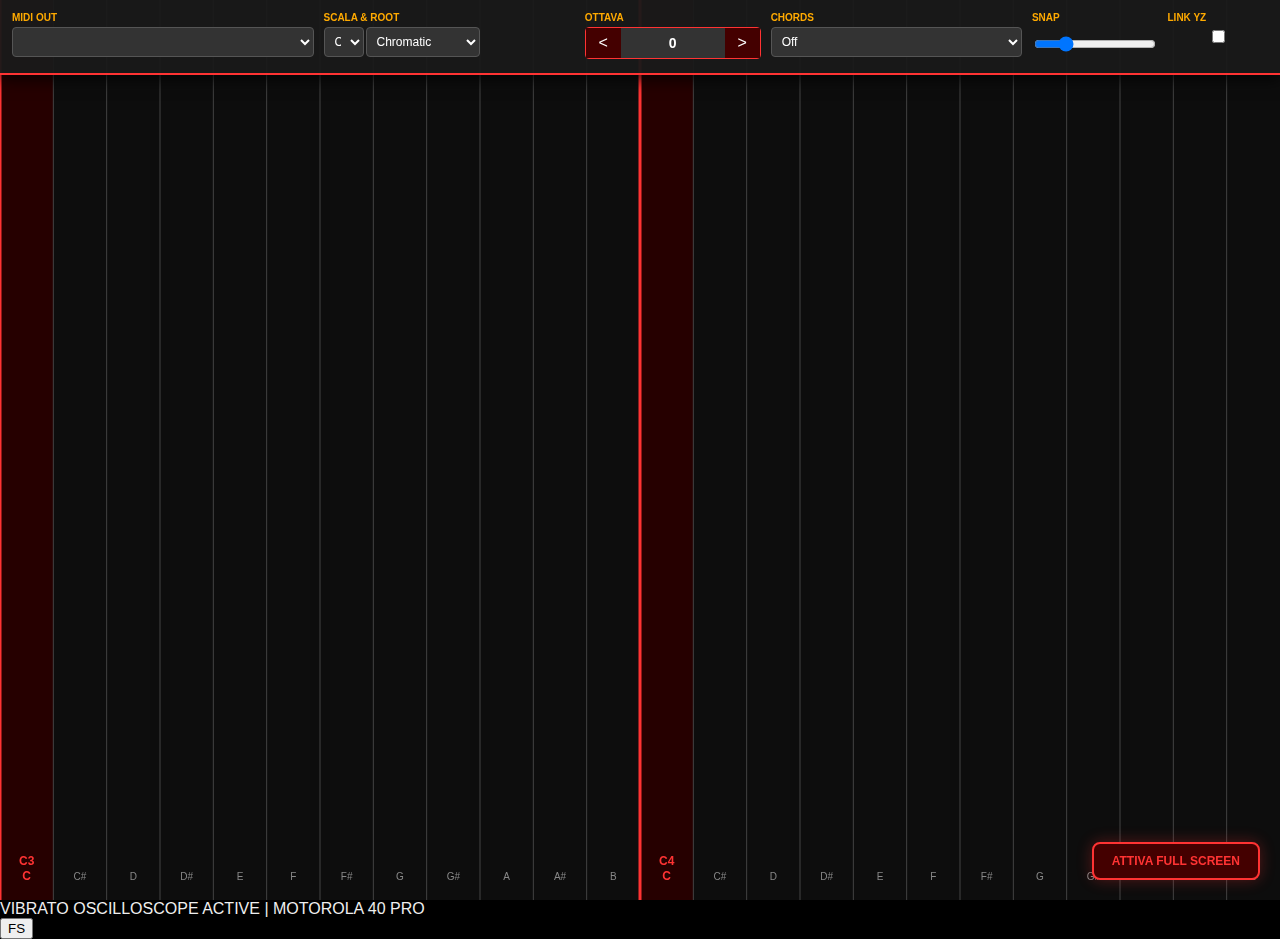
<file: indexBU2.html>
<!DOCTYPE html>
<html lang="it">
<head>
    <meta charset="UTF-8">
    <meta name="viewport" content="width=device-width, initial-scale=1.0, maximum-scale=1.0, user-scalable=no">
    <title>MPE Continuum: Pro Edition FIXED</title>
   <style>
    body { margin: 0; background: #000; color: #eee; font-family: 'Segoe UI', Roboto, sans-serif; overflow: hidden; touch-action: none; }
    #ui { 
        position: absolute; top: 0; left: 0; right: 0; 
        background: rgba(25, 25, 25, 0.95); padding: 12px; 
        border-bottom: 2px solid #ff3333; display: flex; flex-wrap: wrap; gap: 10px; 
        z-index: 100; transform: translateY(-92%); transition: 0.3s ease;
        box-shadow: 0 4px 15px rgba(0,0,0,0.8);
    }
    #ui:hover, #ui.active { transform: translateY(0); }
    .box { display: flex; flex-direction: column; flex: 1; min-width: 90px; }
    label { font-size: 10px; text-transform: uppercase; color: #ffaa00; margin-bottom: 4px; font-weight: bold; }
    select, input { background: #333; color: #fff; border: 1px solid #555; padding: 6px; font-size: 12px; border-radius: 4px; }
    
    .oct-ctrl { display: flex; align-items: center; justify-content: space-between; background: #333; border: 1px solid #ff3333; border-radius: 4px; height: 30px; }
    .oct-btn { background: #440000; color: #fff; border: none; width: 35px; height: 100%; cursor: pointer; font-size: 16px; }
    #octVal { font-size: 14px; color: #fff; font-weight: bold; width: 30px; text-align: center; }

    canvas { display: block; width: 100vw; height: 100vh; }
       .fs-btn-container {
    position: absolute;
    bottom: 20px;
    right: 20px;
    z-index: 110;
}

.fs-btn {
    background: #440000;
    color: #ff3333;
    border: 2px solid #ff3333;
    padding: 10px 18px;
    border-radius: 8px;
    font-size: 12px;
    font-weight: bold;
    text-transform: uppercase;
    cursor: pointer;
    box-shadow: 0 0 15px rgba(255, 51, 51, 0.3);
    transition: all 0.2s ease;
}

.fs-btn:active {
    background: #ff3333;
    color: #fff;
    transform: scale(0.95);
}
</style>
</head>
<body>
<div class="fs-btn-container">
    <button id="fullScreenBtn" class="fs-btn">Attiva Full Screen</button>
</div>
<div id="ui">
    <div class="box" style="flex:1.2"><label>MIDI Out</label><select id="midiOutSelect"></select></div>
    <div class="box">
        <label>Scala & Root</label>
        <div style="display:flex; gap:2px;">
            <select id="rootNote" style="width:40px;">
                <option value="0">C</option><option value="1">C#</option><option value="2">D</option><option value="3">D#</option>
                <option value="4">E</option><option value="5">F</option><option value="6">F#</option><option value="7">G</option>
                <option value="8">G#</option><option value="9">A</option><option value="10">A#</option><option value="11">B</option>
            </select>
            <select id="scaleType">
                <option value="chromatic">Chromatic</option>
                <option value="major">Major</option><option value="minor">Minor</option>
                <option value="dorian">Dorian</option><option value="phrygian">Phrygian</option>
                <option value="lydian">Lydian</option><option value="mixolydian">Mixolydian</option>
                <option value="locrian">Locrian</option><option value="harmonicMinor">Harmonic Min</option>
                <option value="melodicMinor">Melodic Min</option><option value="pentatonicMaj">Pentatonic Maj</option>
                <option value="pentatonicMin">Pentatonic Min</option><option value="blues">Blues</option>
                <option value="hirajoshi">Hirajoshi (Jap)</option><option value="bhairav">Bhairav (Ind)</option>
                <option value="wholeTone">Whole Tone</option>
            </select>
        </div>
    </div>
    <div class="box" style="flex:0.7">
        <label>Ottava</label>
        <div class="oct-ctrl">
            <button class="oct-btn" onclick="changeOctave(-1)">&lt;</button>
            <span id="octVal">0</span>
            <button class="oct-btn" onclick="changeOctave(1)">&gt;</button>
        </div>
    </div>
    <div class="box">
        <label>Chords</label>
        <select id="chordMode">
            <option value="1">Off</option><option value="3">Triads</option><option value="4">7ths</option>
        </select>
    </div>
    <div class="box" style="flex:0.5"><label>Snap</label><input type="range" id="roundRate" min="0" max="80" value="15"></div>
    <div class="box" style="flex:0.4"><label>Link YZ</label><input type="checkbox" id="linkPressToY"></div>
</div>

<canvas id="surface"></canvas>

<div class="footer">
    <div>VIBRATO OSCILLOSCOPE ACTIVE | MOTOROLA 40 PRO</div>
    <button class="btn" onclick="document.documentElement.requestFullscreen()">FS</button>
</div>

<script>
const canvas = document.getElementById('surface');
const ctx = canvas.getContext('2d');
let midiOutput = null;
const activeTouches = new Map(); 
const mpeChannels = Array.from({length: 15}, (_, i) => i + 2);
let currentOctave = 0;

const SCALES = {
    chromatic: [0, 1, 2, 3, 4, 5, 6, 7, 8, 9, 10, 11],
    major: [0, 2, 4, 5, 7, 9, 11],
    dorian: [0, 2, 3, 5, 7, 9, 10],
    phrygian: [0, 1, 3, 5, 7, 8, 10],
    lydian: [0, 2, 4, 6, 7, 9, 11],
    mixolydian: [0, 2, 4, 5, 7, 9, 10],
    minor: [0, 2, 3, 5, 7, 8, 10],
    locrian: [0, 1, 3, 5, 6, 8, 10],
    harmonicMinor: [0, 2, 3, 5, 7, 8, 11],
    melodicMinor: [0, 2, 3, 5, 7, 9, 11],
    pentatonicMaj: [0, 2, 4, 7, 9],
    pentatonicMin: [0, 3, 5, 7, 10],
    blues: [0, 3, 5, 6, 7, 10],
    hirajoshi: [0, 2, 3, 7, 8],
    bhairav: [0, 1, 4, 5, 7, 8, 11],
    arabic: [0, 1, 4, 5, 7, 8, 11],
    wholeTone: [0, 2, 4, 6, 8, 10],
    diminished: [0, 2, 3, 5, 6, 8, 9, 11]
};

const NOTE_NAMES = ["C", "C#", "D", "D#", "E", "F", "F#", "G", "G#", "A", "A#", "B"];
    
function changeOctave(delta) {
    currentOctave = Math.max(-2, Math.min(2, currentOctave + delta));
    document.getElementById('octVal').innerText = (currentOctave > 0 ? "+" : "") + currentOctave;
}

function setupMIDI() {
    if (navigator.requestMIDIAccess) {
        navigator.requestMIDIAccess({ sysex: true }).then(access => {
            const outputs = Array.from(access.outputs.values());
            const select = document.getElementById('midiOutSelect');
            select.innerHTML = outputs.map(o => `<option value="${o.id}">${o.name}</option>`).join('');
            midiOutput = outputs[0] || null;
            select.onchange = () => midiOutput = access.outputs.get(select.value);
        });
    }
}

function getNotesInScale() {
    const root = parseInt(document.getElementById('rootNote').value);
    const intervals = SCALES[document.getElementById('scaleType').value] || SCALES.chromatic;
    let notes = [];
    for (let oct = 0; oct < 10; oct++) intervals.forEach(i => notes.push(oct * 12 + root + i));
    return notes;
}

function getMPEData(e, voice = null) {
    const round = parseInt(document.getElementById('roundRate').value);
    const baseMIDI = 48 + (currentOctave * 12);
    const currentExact = baseMIDI + (e.clientX / canvas.width) * 24;
    
    let detune = 0;
    if (voice) {
        detune = currentExact - voice.initialExact;
        if (!voice.isGliding && Math.abs(e.clientX - voice.startX) < round) detune = 0;
        else voice.isGliding = true;
        
        voice.vibratoSpeed = Math.abs(e.clientX - voice.lastX) * 2;
        voice.lastX = e.clientX;
    }

    const pbValue = Math.floor(8192 + (detune * (8192 / 48)));
    const slide = Math.floor(Math.max(0, Math.min(1, 1 - (e.clientY / canvas.height))) * 127);
    let press = document.getElementById('linkPressToY').checked ? slide : Math.floor(Math.min(((e.width + e.height) / 80), 1.0) * 127);

    return { pbValue, slide, press, x: e.clientX, y: e.clientY, exact: currentExact };
}

canvas.addEventListener('pointerdown', e => {
    e.preventDefault();
    if (!midiOutput) return;

    const baseExact = 48 + (currentOctave * 12) + (e.clientX / canvas.width) * 24;
    const scaleNotes = getNotesInScale();
    const rootNote = scaleNotes.reduce((prev, curr) => Math.abs(curr - baseExact) < Math.abs(prev - baseExact) ? curr : prev);
    
    const chordSize = parseInt(document.getElementById('chordMode').value);
    const rootIdx = scaleNotes.indexOf(rootNote);
    let chordNotes = [];
    for(let i=0; i<chordSize; i++) {
        const idx = rootIdx + (i*2);
        if(idx < scaleNotes.length) chordNotes.push(scaleNotes[idx]);
    }
    
    let voices = [];
    chordNotes.forEach(note => {
        if (mpeChannels.length > 0) {
            const chan = mpeChannels.shift();
            const m = getMPEData(e);
            midiOutput.send([0xB0 + chan - 1, 74, m.slide]);
            midiOutput.send([0xE0 + chan - 1, 0, 64]);
            midiOutput.send([0x90 + chan - 1, note, 90]);
            voices.push({ chan, note });
        }
    });

    activeTouches.set(e.pointerId, { 
        voices, initialExact: rootNote, startX: e.clientX, lastX: e.clientX, 
        isGliding: false, vibratoSpeed: 0, phase: 0,
        color: `hsl(${voices[0]?.chan * 25 || 0}, 85%, 55%)`, lastM: getMPEData(e)
    });
});

canvas.addEventListener('pointermove', e => {
    const t = activeTouches.get(e.pointerId);
    if (!t || !midiOutput) return;
    const m = getMPEData(e, t);
    t.lastM = m;
    t.voices.forEach(v => {
        midiOutput.send([0xE0 + v.chan - 1, m.pbValue & 0x7F, (m.pbValue >> 7) & 0x7F]);
        midiOutput.send([0xB0 + v.chan - 1, 74, m.slide]);
        midiOutput.send([0xD0 + v.chan - 1, m.press]);
    });
});

canvas.addEventListener('pointerup', e => {
    const t = activeTouches.get(e.pointerId);
    if (t) {
        t.voices.forEach(v => {
            if (midiOutput) midiOutput.send([0x80 + v.chan - 1, v.note, 0]);
            mpeChannels.push(v.chan);
        });
        mpeChannels.sort((a,b) => a-b);
        activeTouches.delete(e.pointerId);
    }
});

function draw() {
    // Sfondo scuro profondo
    ctx.fillStyle = '#000'; 
    ctx.fillRect(0, 0, canvas.width, canvas.height);
    
    const noteW = canvas.width / 24;
    const root = parseInt(document.getElementById('rootNote').value);
    const baseMIDI = 48 + (currentOctave * 12);
    const scale = SCALES[document.getElementById('scaleType').value] || SCALES.chromatic;

    // Disegno dei Tasti (Griglia)
    for (let i = 0; i < 24; i++) {
        const n = baseMIDI + i;
        const x = i * noteW;
        const noteInOctave = (n - root) % 12 < 0 ? (n - root) % 12 + 12 : (n - root) % 12;
        const inScale = scale.includes(noteInOctave);
        const isRoot = (n % 12 === root);

        // 1. Colorazione di fondo per note in scala
        if (inScale) {
            ctx.fillStyle = isRoot ? 'rgba(255, 0, 0, 0.15)' : 'rgba(255, 255, 255, 0.05)';
            ctx.fillRect(x, 0, noteW, canvas.height);
        }

        // 2. Linee divisorie con contrasto variabile
        ctx.strokeStyle = isRoot ? '#ff3333' : (inScale ? '#444' : '#1a1a1a');
        ctx.lineWidth = isRoot ? 3 : 1;
        ctx.beginPath(); ctx.moveTo(x, 0); ctx.lineTo(x, canvas.height); ctx.stroke();

        // 3. Etichette Note (Visibili in basso)
        if (inScale || isRoot) {
            ctx.fillStyle = isRoot ? '#ff3333' : '#888';
            ctx.font = isRoot ? 'bold 12px Arial' : '10px Arial';
            ctx.textAlign = 'center';
            ctx.fillText(NOTE_NAMES[n % 12], x + noteW/2, canvas.height - 20);
            // Aggiunge l'ottava vicino al Do
            if (n % 12 === 0) ctx.fillText('C' + (Math.floor(n/12)-1), x + noteW/2, canvas.height - 35);
        }
    }

    // Disegno Tocchi e Oscilloscopio (rimane invariato ma con glow aumentato)
    activeTouches.forEach(t => {
        const radius = 12 + (t.lastM.press / 127) * 25;
        t.phase += 0.2 + (t.vibratoSpeed * 0.05);
        const amp = 5 + t.vibratoSpeed;
        
        ctx.beginPath();
        ctx.strokeStyle = t.color;
        ctx.lineWidth = 3;
        for (let ox = -50; ox <= 50; ox += 2) {
            const oy = Math.sin(ox * 0.2 + t.phase) * amp;
            if (ox === -50) ctx.moveTo(t.lastM.x + ox, t.lastM.y + oy);
            else ctx.lineTo(t.lastM.x + ox, t.lastM.y + oy);
        }
        ctx.stroke();

        ctx.shadowBlur = 25; ctx.shadowColor = t.color;
        ctx.fillStyle = t.color;
        ctx.beginPath(); ctx.arc(t.lastM.x, t.lastM.y, radius, 0, Math.PI * 2); ctx.fill();
        ctx.shadowBlur = 0;
        
        // Etichetta Canale MPE sopra il dito
        ctx.fillStyle = "#fff"; ctx.font = "bold 11px Arial";
        ctx.fillText(`CH${t.voices[0].chan}`, t.lastM.x, t.lastM.y - radius - 15);
    });
    
    requestAnimationFrame(draw);
}

window.onresize = () => { canvas.width = window.innerWidth; canvas.height = window.innerHeight; };
window.onresize(); setupMIDI(); draw();
    const fsBtn = document.getElementById('fullScreenBtn');

fsBtn.addEventListener('click', () => {
    if (!document.fullscreenElement) {
        // Entra in Full Screen
        document.documentElement.requestFullscreen().then(() => {
            fsBtn.innerText = "Esci Full Screen";
        }).catch(err => {
            console.error(`Errore attivazione Full Screen: ${err.message}`);
        });
    } else {
        // Esci dal Full Screen
        document.exitFullscreen().then(() => {
            fsBtn.innerText = "Attiva Full Screen";
        });
    }
});

// Listener per aggiornare il tasto se l'utente esce con il tasto indietro di Android
document.addEventListener('fullscreenchange', () => {
    if (!document.fullscreenElement) {
        fsBtn.innerText = "Attiva Full Screen";
    }
});
</script>
</body>
</html>
</file>
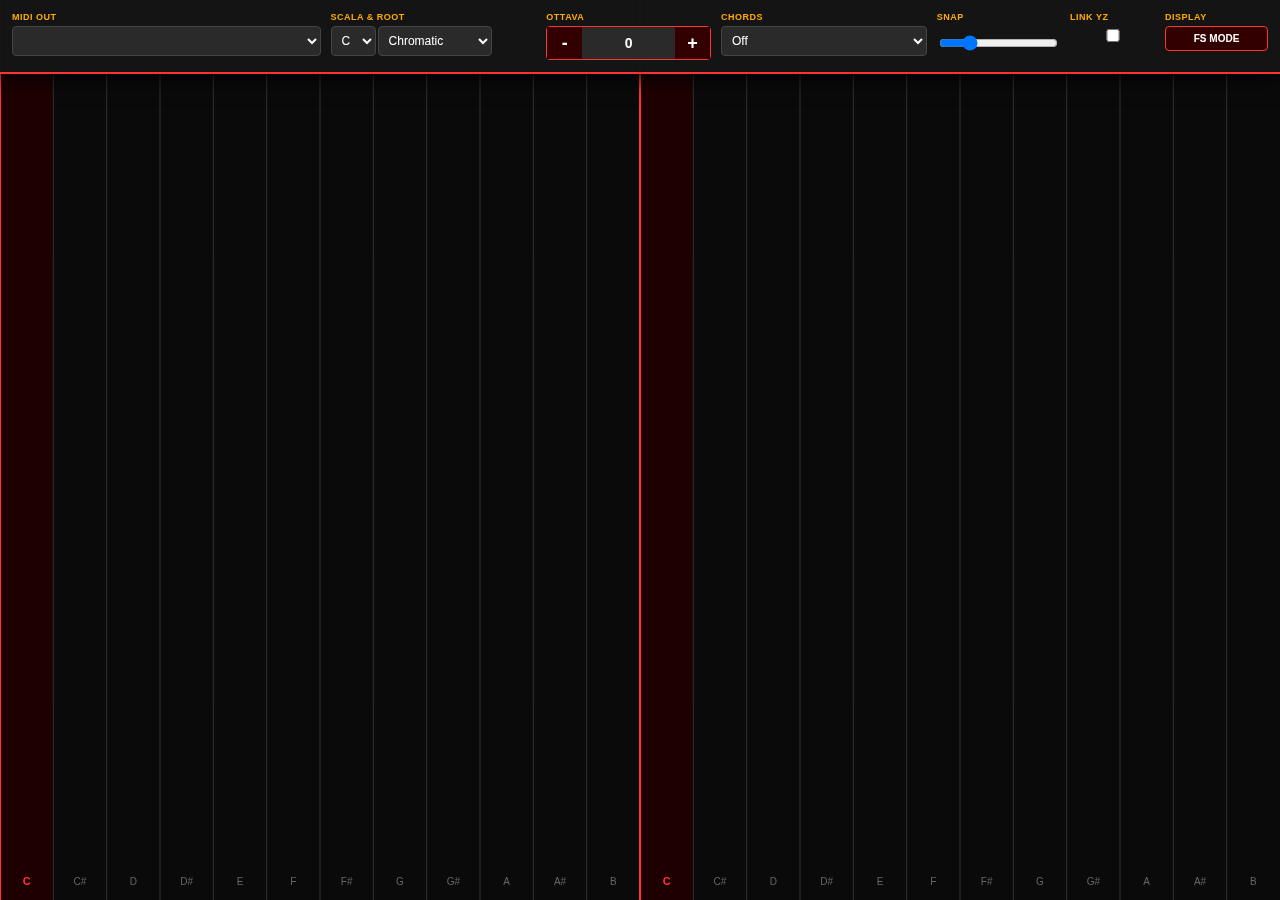
<file: indexBU3.html>
<!DOCTYPE html>
<html lang="it">
<head>
    <meta charset="UTF-8">
    <meta name="viewport" content="width=device-width, initial-scale=1.0, maximum-scale=1.0, user-scalable=no">
    <title>GENCA MPE Continuum </title>
    <style>
        body { margin: 0; background: #000; color: #eee; font-family: 'Segoe UI', Roboto, sans-serif; overflow: hidden; touch-action: none; }
        
        /* Menu a scomparsa ottimizzato per il pollice */
        #ui { 
            position: absolute; top: 0; left: 0; right: 0; 
            background: rgba(20, 20, 20, 0.98); padding: 12px; 
            border-bottom: 2px solid #ff3333; display: flex; flex-wrap: wrap; gap: 10px; 
            z-index: 100; transform: translateY(-93%); transition: 0.3s cubic-bezier(0.4, 0, 0.2, 1);
            box-shadow: 0 4px 20px rgba(0,0,0,0.9);
        }
        #ui:hover, #ui.active { transform: translateY(0); }
        
        .box { display: flex; flex-direction: column; flex: 1; min-width: 85px; }
        label { font-size: 9px; text-transform: uppercase; color: #ffaa00; margin-bottom: 4px; font-weight: bold; letter-spacing: 0.5px; }
        select, input { background: #2a2a2a; color: #fff; border: 1px solid #444; padding: 6px; font-size: 12px; border-radius: 4px; outline: none; }
        
        /* Selettore Ottave con Frecce */
        .oct-ctrl { display: flex; align-items: center; justify-content: space-between; background: #2a2a2a; border: 1px solid #ff3333; border-radius: 4px; height: 32px; }
        .oct-btn { background: #330000; color: #fff; border: none; width: 35px; height: 100%; cursor: pointer; font-size: 18px; font-weight: bold; }
        .oct-btn:active { background: #ff3333; }
        #octVal { font-size: 14px; color: #fff; font-weight: bold; width: 30px; text-align: center; }

        canvas { display: block; width: 100vw; height: 100vh; }
        
        .footer { position: absolute; bottom: 8px; left: 10px; right: 10px; display: flex; justify-content: space-between; pointer-events: none; font-size: 9px; color: #555; }
        
        /* Bottoni speciali nel menu */
        .menu-btn { background: #330000; color: #fff; border: 1px solid #ff3333; padding: 6px; border-radius: 4px; cursor: pointer; font-size: 10px; font-weight: bold; }
        .menu-btn:active { background: #ff3333; }
    </style>
</head>
<body>

<div id="ui">
    <div class="box" style="flex:1.5"><label>MIDI Out</label><select id="midiOutSelect"></select></div>
    <div class="box">
        <label>Scala & Root</label>
        <div style="display:flex; gap:2px;">
            <select id="rootNote" style="width:45px;">
                <option value="0">C</option><option value="1">C#</option><option value="2">D</option><option value="3">D#</option>
                <option value="4">E</option><option value="5">F</option><option value="6">F#</option><option value="7">G</option>
                <option value="8">G#</option><option value="9">A</option><option value="10">A#</option><option value="11">B</option>
            </select>
            <select id="scaleType">
                <option value="chromatic">Chromatic</option>
                <option value="major">Major</option><option value="minor">Minor</option>
                <option value="dorian">Dorian</option><option value="phrygian">Phrygian</option>
                <option value="lydian">Lydian</option><option value="mixolydian">Mixolydian</option>
                <option value="locrian">Locrian</option><option value="harmonicMinor">Harmonic Min</option>
                <option value="melodicMinor">Melodic Min</option><option value="pentatonicMaj">Pentatonic Maj</option>
                <option value="pentatonicMin">Pentatonic Min</option><option value="blues">Blues</option>
                <option value="hirajoshi">Hirajoshi (Jap)</option><option value="bhairav">Bhairav (Ind)</option>
                <option value="arabic">Arabic</option><option value="wholeTone">Whole Tone</option>
                <option value="diminished">Diminished</option>
            </select>
        </div>
    </div>
    <div class="box" style="flex:0.8">
        <label>Ottava</label>
        <div class="oct-ctrl">
            <button class="oct-btn" onclick="changeOctave(-1)">-</button>
            <span id="octVal">0</span>
            <button class="oct-btn" onclick="changeOctave(1)">+</button>
        </div>
    </div>
    <div class="box">
        <label>Chords</label>
        <select id="chordMode">
            <option value="1">Off</option><option value="3">Triads</option><option value="4">7ths</option>
        </select>
    </div>
    <div class="box" style="flex:0.6"><label>Snap</label><input type="range" id="roundRate" min="0" max="80" value="15"></div>
    <div class="box" style="flex:0.4"><label>Link YZ</label><input type="checkbox" id="linkPressToY"></div>
    <div class="box" style="flex:0.5"><label>Display</label><button id="fsBtn" class="menu-btn">FS MODE</button></div>
</div>

<canvas id="surface"></canvas>

<script>
const canvas = document.getElementById('surface');
const ctx = canvas.getContext('2d');
let midiOutput = null;
const activeTouches = new Map(); 
const mpeChannels = Array.from({length: 15}, (_, i) => i + 2);
let currentOctave = 0;

const SCALES = {
    chromatic: [0, 1, 2, 3, 4, 5, 6, 7, 8, 9, 10, 11],
    major: [0, 2, 4, 5, 7, 9, 11],
    dorian: [0, 2, 3, 5, 7, 9, 10],
    phrygian: [0, 1, 3, 5, 7, 8, 10],
    lydian: [0, 2, 4, 6, 7, 9, 11],
    mixolydian: [0, 2, 4, 5, 7, 9, 10],
    minor: [0, 2, 3, 5, 7, 8, 10],
    locrian: [0, 1, 3, 5, 6, 8, 10],
    harmonicMinor: [0, 2, 3, 5, 7, 8, 11],
    melodicMinor: [0, 2, 3, 5, 7, 9, 11],
    pentatonicMaj: [0, 2, 4, 7, 9],
    pentatonicMin: [0, 3, 5, 7, 10],
    blues: [0, 3, 5, 6, 7, 10],
    hirajoshi: [0, 2, 3, 7, 8],
    bhairav: [0, 1, 4, 5, 7, 8, 11],
    arabic: [0, 1, 4, 5, 7, 8, 11],
    wholeTone: [0, 2, 4, 6, 8, 10],
    diminished: [0, 2, 3, 5, 6, 8, 9, 11]
};

const NOTE_NAMES = ["C", "C#", "D", "D#", "E", "F", "F#", "G", "G#", "A", "A#", "B"];

function changeOctave(delta) {
    currentOctave = Math.max(-2, Math.min(2, currentOctave + delta));
    document.getElementById('octVal').innerText = (currentOctave > 0 ? "+" : "") + currentOctave;
}

function setupMIDI() {
    if (navigator.requestMIDIAccess) {
        navigator.requestMIDIAccess({ sysex: true }).then(access => {
            const outputs = Array.from(access.outputs.values());
            const select = document.getElementById('midiOutSelect');
            select.innerHTML = outputs.map(o => `<option value="${o.id}">${o.name}</option>`).join('');
            midiOutput = outputs[0] || null;
            select.onchange = () => midiOutput = access.outputs.get(select.value);
        });
    }
}

function getNotesInScale() {
    const root = parseInt(document.getElementById('rootNote').value);
    const intervals = SCALES[document.getElementById('scaleType').value] || SCALES.chromatic;
    let notes = [];
    for (let oct = 0; oct < 10; oct++) intervals.forEach(i => notes.push(oct * 12 + root + i));
    return notes;
}

function getMPEData(e, voice = null) {
    const round = parseInt(document.getElementById('roundRate').value);
    const baseMIDI = 48 + (currentOctave * 12);
    const currentExact = baseMIDI + (e.clientX / canvas.width) * 24;
    
    let detune = 0;
    if (voice) {
        detune = currentExact - voice.initialExact;
        if (!voice.isGliding && Math.abs(e.clientX - voice.startX) < round) detune = 0;
        else voice.isGliding = true;
        
        voice.vibratoSpeed = Math.abs(e.clientX - voice.lastX) * 2.8;
        voice.lastX = e.clientX;
    }

    const pbValue = Math.floor(8192 + (detune * (8192 / 48)));
    const slide = Math.floor(Math.max(0, Math.min(1, 1 - (e.clientY / canvas.height))) * 127);
    let press = document.getElementById('linkPressToY').checked ? slide : Math.floor(Math.min(((e.width + e.height) / 75), 1.0) * 127);

    return { pbValue, slide, press, x: e.clientX, y: e.clientY, exact: currentExact };
}

canvas.addEventListener('pointerdown', e => {
    e.preventDefault();
    if (!midiOutput || e.clientY < 60) return;

    const baseExact = 48 + (currentOctave * 12) + (e.clientX / canvas.width) * 24;
    const scaleNotes = getNotesInScale();
    const rootNote = scaleNotes.reduce((prev, curr) => Math.abs(curr - baseExact) < Math.abs(prev - baseExact) ? curr : prev);
    
    const chordSize = parseInt(document.getElementById('chordMode').value);
    const rootIdx = scaleNotes.indexOf(rootNote);
    let chordNotes = [];
    for(let i=0; i<chordSize; i++) {
        const idx = rootIdx + (i*2);
        if(idx < scaleNotes.length) chordNotes.push(scaleNotes[idx]);
    }
    
    let voices = [];
    chordNotes.forEach(note => {
        if (mpeChannels.length > 0) {
            const chan = mpeChannels.shift();
            const m = getMPEData(e);
            midiOutput.send([0xB0 + chan - 1, 74, m.slide]);
            midiOutput.send([0xE0 + chan - 1, 0, 64]);
            midiOutput.send([0x90 + chan - 1, note, 90]);
            voices.push({ chan, note });
        }
    });

    activeTouches.set(e.pointerId, { 
        voices, initialExact: rootNote, startX: e.clientX, lastX: e.clientX, 
        isGliding: false, vibratoSpeed: 0, phase: 0,
        color: `hsl(${voices[0]?.chan * 25 || 0}, 85%, 55%)`, lastM: getMPEData(e)
    });
});

canvas.addEventListener('pointermove', e => {
    const t = activeTouches.get(e.pointerId);
    if (!t || !midiOutput) return;
    const m = getMPEData(e, t);
    t.lastM = m;
    t.voices.forEach(v => {
        midiOutput.send([0xE0 + v.chan - 1, m.pbValue & 0x7F, (m.pbValue >> 7) & 0x7F]);
        midiOutput.send([0xB0 + v.chan - 1, 74, m.slide]);
        midiOutput.send([0xD0 + v.chan - 1, m.press]);
    });
});

canvas.addEventListener('pointerup', e => {
    const t = activeTouches.get(e.pointerId);
    if (t) {
        t.voices.forEach(v => {
            if (midiOutput) midiOutput.send([0x80 + v.chan - 1, v.note, 0]);
            mpeChannels.push(v.chan);
        });
        mpeChannels.sort((a,b) => a-b);
        activeTouches.delete(e.pointerId);
    }
});

// Full Screen Logic integrato nel pulsante del menu
const fsBtn = document.getElementById('fsBtn');
fsBtn.addEventListener('click', (e) => {
    e.stopPropagation();
    if (!document.fullscreenElement) {
        document.documentElement.requestFullscreen().then(() => fsBtn.innerText = "EXIT FS");
    } else {
        document.exitFullscreen().then(() => fsBtn.innerText = "FS MODE");
    }
});

function draw() {
    ctx.fillStyle = '#000'; ctx.fillRect(0, 0, canvas.width, canvas.height);
    const noteW = canvas.width / 24;
    const root = parseInt(document.getElementById('rootNote').value);
    const baseMIDI = 48 + (currentOctave * 12);
    const scaleName = document.getElementById('scaleType').value;
    const scale = SCALES[scaleName] || SCALES.chromatic;

    for (let i = 0; i < 24; i++) {
        const n = baseMIDI + i;
        const x = i * noteW;
        const noteInOctave = (n - root) % 12 < 0 ? (n - root) % 12 + 12 : (n - root) % 12;
        const inScale = scale.includes(noteInOctave);
        const isRoot = (n % 12 === root);

        if (inScale) {
            ctx.fillStyle = isRoot ? 'rgba(255, 0, 0, 0.12)' : 'rgba(255, 255, 255, 0.04)';
            ctx.fillRect(x, 0, noteW, canvas.height);
        }
        ctx.strokeStyle = isRoot ? '#ff3333' : (inScale ? '#333' : '#111');
        ctx.lineWidth = isRoot ? 2 : 1;
        ctx.beginPath(); ctx.moveTo(x, 0); ctx.lineTo(x, canvas.height); ctx.stroke();

        if (inScale || isRoot) {
            ctx.fillStyle = isRoot ? '#ff3333' : '#666';
            ctx.font = isRoot ? 'bold 11px Arial' : '10px Arial';
            ctx.textAlign = 'center';
            ctx.fillText(NOTE_NAMES[n % 12], x + noteW/2, canvas.height - 15);
        }
    }

    activeTouches.forEach(t => {
        const radius = 12 + (t.lastM.press / 127) * 22;
        t.phase += 0.2 + (t.vibratoSpeed * 0.06);
        const amp = 4 + t.vibratoSpeed;
        
        ctx.beginPath();
        ctx.strokeStyle = t.color;
        ctx.lineWidth = 3;
        for (let ox = -50; ox <= 50; ox += 2) {
            const oy = Math.sin(ox * 0.15 + t.phase) * amp;
            if (ox === -50) ctx.moveTo(t.lastM.x + ox, t.lastM.y + oy);
            else ctx.lineTo(t.lastM.x + ox, t.lastM.y + oy);
        }
        ctx.stroke();

        ctx.shadowBlur = 20; ctx.shadowColor = t.color;
        ctx.fillStyle = t.color;
        ctx.beginPath(); ctx.arc(t.lastM.x, t.lastM.y, radius, 0, Math.PI * 2); ctx.fill();
        ctx.shadowBlur = 0;
        ctx.fillStyle = "#fff"; ctx.fillText(`CH${t.voices[0].chan}`, t.lastM.x, t.lastM.y - radius - 15);
    });
    requestAnimationFrame(draw);
}

window.onresize = () => { canvas.width = window.innerWidth; canvas.height = window.innerHeight; };
window.onresize(); setupMIDI(); draw();
</script>
</body>
</html>
</file>
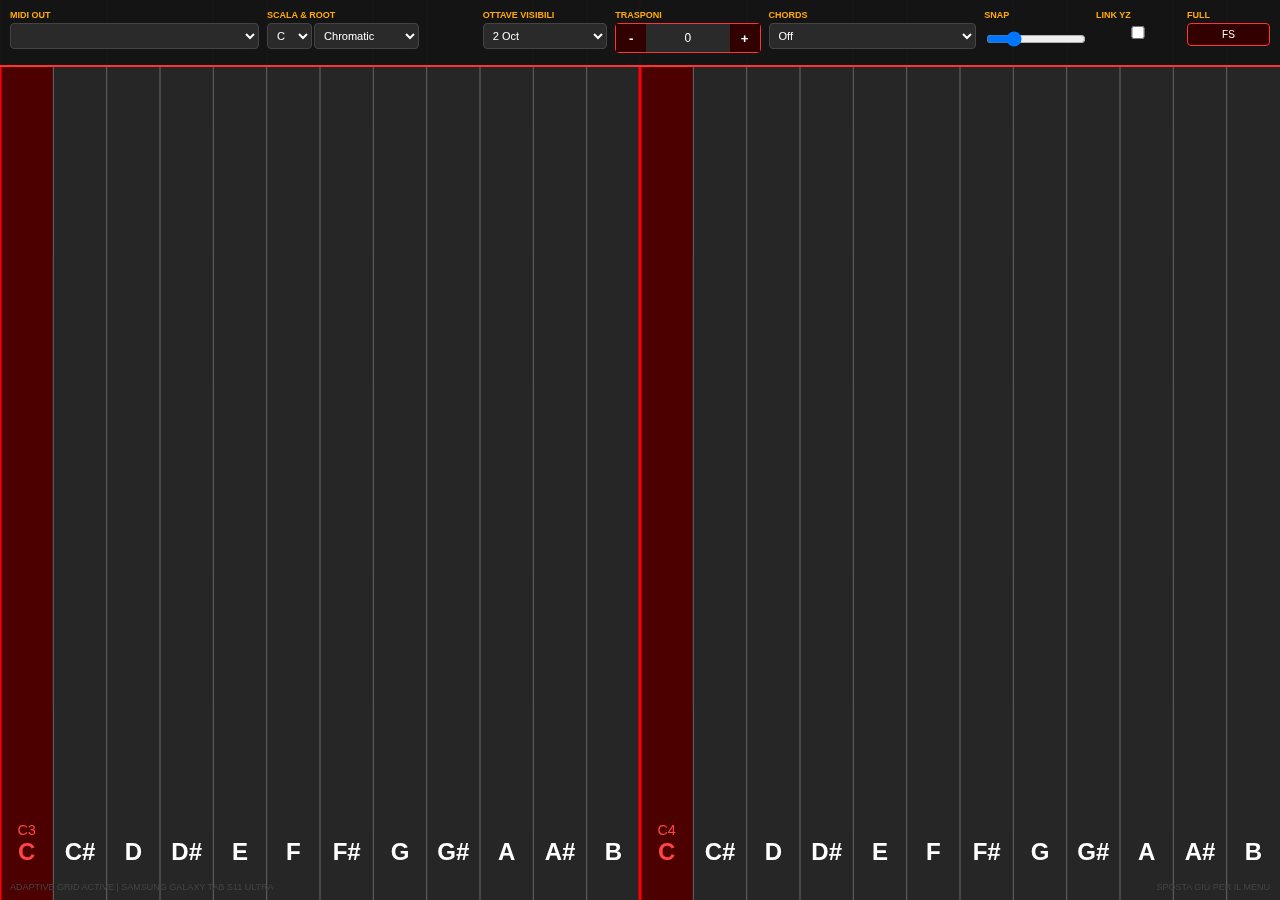
<file: indexOK.html>
<!DOCTYPE html>
<html lang="it">
<head>
    <meta charset="UTF-8">
    <meta name="viewport" content="width=device-width, initial-scale=1.0, maximum-scale=1.0, user-scalable=no">
    <title>GENCA MPE Ultra Continuum: Multi-Octave Pro</title>
    <style>
        body { margin: 0; background: #000; color: #eee; font-family: 'Segoe UI', Roboto, sans-serif; overflow: hidden; touch-action: none; }
        #ui { 
            position: absolute; top: 0; left: 0; right: 0; 
            background: rgba(20, 20, 20, 0.98); padding: 10px; 
            border-bottom: 2px solid #ff3333; display: flex; flex-wrap: wrap; gap: 8px; 
            z-index: 100; transform: translateY(-93%); transition: 0.3s cubic-bezier(0.4, 0, 0.2, 1);
        }
        #ui:hover, #ui.active { transform: translateY(0); }
        .box { display: flex; flex-direction: column; flex: 1; min-width: 80px; }
        label { font-size: 9px; text-transform: uppercase; color: #ffaa00; margin-bottom: 3px; font-weight: bold; }
        select, input { background: #2a2a2a; color: #fff; border: 1px solid #444; padding: 5px; font-size: 11px; border-radius: 4px; outline: none; }
        .oct-ctrl { display: flex; align-items: center; justify-content: space-between; background: #2a2a2a; border: 1px solid #ff3333; border-radius: 4px; height: 28px; }
        .oct-btn { background: #300; color: #fff; border: none; width: 30px; height: 100%; cursor: pointer; font-weight: bold; }
        #octVal { font-size: 12px; color: #fff; width: 25px; text-align: center; }
        canvas { display: block; width: 100vw; height: 100vh; }
        .footer { position: absolute; bottom: 8px; left: 10px; right: 10px; display: flex; justify-content: space-between; pointer-events: none; font-size: 9px; color: #444; }
        .menu-btn { background: #300; color: #fff; border: 1px solid #ff3333; padding: 5px; border-radius: 4px; cursor: pointer; font-size: 10px; }
    </style>
</head>
<body>

<div id="ui">
    <div class="box" style="flex:1.2"><label>MIDI Out</label><select id="midiOutSelect"></select></div>
    <div class="box">
        <label>Scala & Root</label>
        <div style="display:flex; gap:2px;">
            <select id="rootNote" style="width:45px;">
                <option value="0">C</option><option value="1">C#</option><option value="2">D</option><option value="3">D#</option>
                <option value="4">E</option><option value="5">F</option><option value="6">F#</option><option value="7">G</option>
                <option value="8">G#</option><option value="9">A</option><option value="10">A#</option><option value="11">B</option>
            </select>
            <select id="scaleType">
                <option value="chromatic">Chromatic</option>
                <option value="major">Major</option><option value="minor">Minor</option>
                <option value="dorian">Dorian</option><option value="phrygian">Phrygian</option>
                <option value="lydian">Lydian</option><option value="mixolydian">Mixolydian</option>
                <option value="locrian">Locrian</option><option value="harmonicMinor">Harmonic Min</option>
                <option value="melodicMinor">Melodic Min</option><option value="pentatonicMaj">Pentatonic Maj</option>
                <option value="pentatonicMin">Pentatonic Min</option><option value="blues">Blues</option>
                <option value="hirajoshi">Hirajoshi (Jap)</option><option value="bhairav">Bhairav (Ind)</option>
                <option value="arabic">Arabic</option><option value="wholeTone">Whole Tone</option>
                <option value="diminished">Diminished</option>
            </select>
        </div>
    </div>
    <div class="box" style="flex:0.6">
        <label>Ottave Visibili</label>
        <select id="visibleOctaves">
            <option value="1">1 Oct</option><option value="2" selected>2 Oct</option>
            <option value="3">3 Oct</option><option value="4">4 Oct</option>
        </select>
    </div>
    <div class="box" style="flex:0.7">
        <label>Trasponi</label>
        <div class="oct-ctrl">
            <button class="oct-btn" onclick="changeOctave(-1)">-</button>
            <span id="octVal">0</span>
            <button class="oct-btn" onclick="changeOctave(1)">+</button>
        </div>
    </div>
    <div class="box">
        <label>Chords</label>
        <select id="chordMode">
            <option value="1">Off</option><option value="3">Triads</option><option value="4">7ths</option>
        </select>
    </div>
    <div class="box" style="flex:0.5"><label>Snap</label><input type="range" id="roundRate" min="0" max="80" value="15"></div>
    <div class="box" style="flex:0.4"><label>Link YZ</label><input type="checkbox" id="linkPressToY"></div>
    <div class="box" style="flex:0.4"><label>Full</label><button id="fsBtn" class="menu-btn">FS</button></div>
</div>

<canvas id="surface"></canvas>
<div class="footer">
    <div>ADAPTIVE GRID ACTIVE | SAMSUNG GALAXY TAB S11 ULTRA</div>
    <div>SPOSTA GIÙ PER IL MENU</div>
</div>

<script>
const canvas = document.getElementById('surface');
const ctx = canvas.getContext('2d');
let midiOutput = null;
const activeTouches = new Map(); 
const mpeChannels = Array.from({length: 15}, (_, i) => i + 2);
let currentOctave = 0;

const SCALES = {
    chromatic: [0, 1, 2, 3, 4, 5, 6, 7, 8, 9, 10, 11],
    major: [0, 2, 4, 5, 7, 9, 11],
    dorian: [0, 2, 3, 5, 7, 9, 10],
    phrygian: [0, 1, 3, 5, 7, 8, 10],
    lydian: [0, 2, 4, 6, 7, 9, 11],
    mixolydian: [0, 2, 4, 5, 7, 9, 10],
    minor: [0, 2, 3, 5, 7, 8, 10],
    locrian: [0, 1, 3, 5, 6, 8, 10],
    harmonicMinor: [0, 2, 3, 5, 7, 8, 11],
    melodicMinor: [0, 2, 3, 5, 7, 9, 11],
    pentatonicMaj: [0, 2, 4, 7, 9],
    pentatonicMin: [0, 3, 5, 7, 10],
    blues: [0, 3, 5, 6, 7, 10],
    hirajoshi: [0, 2, 3, 7, 8],
    bhairav: [0, 1, 4, 5, 7, 8, 11],
    arabic: [0, 1, 4, 5, 7, 8, 11],
    wholeTone: [0, 2, 4, 6, 8, 10],
    diminished: [0, 2, 3, 5, 6, 8, 9, 11]
};
const NOTE_NAMES = ["C", "C#", "D", "D#", "E", "F", "F#", "G", "G#", "A", "A#", "B"];

function changeOctave(delta) {
    currentOctave = Math.max(-2, Math.min(2, currentOctave + delta));
    document.getElementById('octVal').innerText = (currentOctave > 0 ? "+" : "") + currentOctave;
}

function setupMIDI() {
    if (navigator.requestMIDIAccess) {
        navigator.requestMIDIAccess({ sysex: true }).then(access => {
            const outputs = Array.from(access.outputs.values());
            const select = document.getElementById('midiOutSelect');
            select.innerHTML = outputs.map(o => `<option value="${o.id}">${o.name}</option>`).join('');
            midiOutput = outputs[0] || null;
            select.onchange = () => midiOutput = access.outputs.get(select.value);
        });
    }
}

function getMPEData(e, voice = null) {
    const numOct = parseInt(document.getElementById('visibleOctaves').value);
    const round = parseInt(document.getElementById('roundRate').value) / 100; // Trasformato in sensibilità 0-1
    const baseMIDI = 48 + (currentOctave * 12);
    const totalNotes = numOct * 12;
    
    // Posizione esatta del dito in termini di note (es: 48.5 è a metà tra Do e Do#)
    const currentExact = baseMIDI + (e.clientX / canvas.width) * totalNotes;
    
    let finalExact = currentExact;

    if (voice) {
        // --- LOGICA SNAP MAGNETICO ALL'ARRIVO ---
        const nearestNote = Math.round(currentExact); // La nota intera più vicina
        const distanceToNote = Math.abs(currentExact - nearestNote);

        // Se lo Snap è attivo e siamo vicini al centro di una nota
        // Più round è alto, più la "zona magnetica" è ampia
        if (distanceToNote < round) {
            // Applichiamo una curva di "attrazione" verso la nota intera
            const force = 1 - (distanceToNote / round);
            finalExact = currentExact + (nearestNote - currentExact) * force;
        }

        // Calcolo del detune finale rispetto alla nota di partenza
        var detune = finalExact - voice.initialExact;
        
        // Calcolo velocità per l'oscilloscopio
        voice.vibratoSpeed = Math.abs(e.clientX - voice.lastX) * 2.8;
        voice.lastX = e.clientX;
    }

    // Trasformazione in valore MIDI Pitch Bend (14-bit)
    const pbValue = Math.floor(8192 + (detune * (8192 / 48)));
    const slide = Math.floor(Math.max(0, Math.min(1, 1 - (e.clientY / canvas.height))) * 127);
    let press = document.getElementById('linkPressToY').checked ? slide : Math.floor(Math.min(((e.width + e.height) / 75), 1.0) * 127);

    return { pbValue, slide, press, x: e.clientX, y: e.clientY, exact: finalExact };
}

canvas.addEventListener('pointerdown', e => {
    e.preventDefault();
    if (!midiOutput || e.clientY < 60) return;

    const m = getMPEData(e);
    const root = parseInt(document.getElementById('rootNote').value);
    const scale = SCALES[document.getElementById('scaleType').value];
    const scaleNotes = [];
    for(let i=0; i<127; i++) {
        const noteInOctave = (i - root) % 12 < 0 ? (i - root) % 12 + 12 : (i - root) % 12;
        if(scale.includes(noteInOctave)) scaleNotes.push(i);
    }
    const rootNote = scaleNotes.reduce((prev, curr) => Math.abs(curr - m.exact) < Math.abs(prev - m.exact) ? curr : prev);

    const chordSize = parseInt(document.getElementById('chordMode').value);
    const rootIdx = scaleNotes.indexOf(rootNote);
    let voices = [];
    for(let i=0; i<chordSize; i++) {
        const chan = mpeChannels.shift();
        if(chan) {
            const note = scaleNotes[rootIdx + (i*2)] || rootNote;
            midiOutput.send([0xB0 + chan - 1, 74, m.slide]);
            midiOutput.send([0xE0 + chan - 1, 0, 64]);
            midiOutput.send([0x90 + chan - 1, note, 90]);
            voices.push({ chan, note });
        }
    }

    activeTouches.set(e.pointerId, { 
        voices, initialExact: rootNote, startX: e.clientX, lastX: e.clientX, 
        isGliding: false, vibratoSpeed: 0, phase: 0,
        color: `hsl(${voices[0]?.chan * 25 || 0}, 85%, 55%)`, lastM: m
    });
});

canvas.addEventListener('pointermove', e => {
    const t = activeTouches.get(e.pointerId);
    if (!t || !midiOutput) return;
    const m = getMPEData(e, t);
    t.lastM = m;
    t.voices.forEach(v => {
        midiOutput.send([0xE0 + v.chan - 1, m.pbValue & 0x7F, (m.pbValue >> 7) & 0x7F]);
        midiOutput.send([0xB0 + v.chan - 1, 74, m.slide]);
        midiOutput.send([0xD0 + v.chan - 1, m.press]);
    });
});

canvas.addEventListener('pointerup', e => {
    const t = activeTouches.get(e.pointerId);
    if (t) {
        t.voices.forEach(v => {
            midiOutput.send([0x80 + v.chan - 1, v.note, 0]);
            mpeChannels.push(v.chan);
        });
        mpeChannels.sort((a,b)=>a-b);
        activeTouches.delete(e.pointerId);
    }
});

document.getElementById('fsBtn').onclick = (e) => {
    e.stopPropagation();
    if (!document.fullscreenElement) document.documentElement.requestFullscreen();
    else document.exitFullscreen();
};

function draw() {
    ctx.fillStyle = '#000'; ctx.fillRect(0, 0, canvas.width, canvas.height);
    const numOct = parseInt(document.getElementById('visibleOctaves').value);
    const noteW = canvas.width / (numOct * 12);
    const root = parseInt(document.getElementById('rootNote').value);
    const baseMIDI = 48 + (currentOctave * 12);
    const scale = SCALES[document.getElementById('scaleType').value];

    // 1. DISEGNO TASTIERA
    for (let i = 0; i < (numOct * 12); i++) {
        const n = baseMIDI + i;
        const x = i * noteW;
        const noteInOctave = (n - root) % 12 < 0 ? (n - root) % 12 + 12 : (n - root) % 12;
        const inScale = scale.includes(noteInOctave);
        const isRoot = (n % 12 === root);

        if (inScale) {
            ctx.fillStyle = isRoot ? 'rgba(255, 0, 0, 0.3)' : 'rgba(255, 255, 255, 0.15)';
            ctx.fillRect(x, 0, noteW, canvas.height);
        }

        ctx.strokeStyle = isRoot ? '#ff0000' : (inScale ? '#666' : '#222');
        ctx.lineWidth = isRoot ? 3 : 1;
        ctx.beginPath(); ctx.moveTo(x, 0); ctx.lineTo(x, canvas.height); ctx.stroke();

        if (inScale || isRoot) {
            ctx.fillStyle = isRoot ? '#ff4444' : '#ffffff';
            const fontSize = Math.max(12, Math.floor(noteW * 0.45));
            ctx.font = `bold ${fontSize}px Segoe UI, Arial`;
            ctx.textAlign = 'center';
            ctx.fillText(NOTE_NAMES[n % 12], x + noteW/2, canvas.height - 40);

            if (n % 12 === 0) {
                ctx.font = `${fontSize * 0.6}px Arial`;
                ctx.fillText('C' + (Math.floor(n/12)-1), x + noteW/2, canvas.height - 65);
            }
        }
    }

    // 2. DISEGNO TOCCHI (MPE GLOW)
    activeTouches.forEach(t => {
        const radius = 12 + (t.lastM.press / 127) * 22;
        t.phase += 0.2 + (t.vibratoSpeed * 0.06);
        
        ctx.beginPath();
        ctx.strokeStyle = t.color;
        ctx.lineWidth = 3;
        for (let ox = -50; ox <= 50; ox += 2) {
            const oy = Math.sin(ox * 0.15 + t.phase) * (4 + t.vibratoSpeed);
            if (ox === -50) ctx.moveTo(t.lastM.x + ox, t.lastM.y + oy);
            else ctx.lineTo(t.lastM.x + ox, t.lastM.y + oy);
        }
        ctx.stroke();

        ctx.shadowBlur = 30;
        ctx.shadowColor = t.color;
        ctx.fillStyle = t.color;
        ctx.beginPath(); ctx.arc(t.lastM.x, t.lastM.y, radius, 0, Math.PI * 2); ctx.fill();
        ctx.shadowBlur = 0;

        ctx.fillStyle = "#fff";
        ctx.font = "bold 14px Arial";
        ctx.textAlign = 'center';
        ctx.fillText(`CH${t.voices[0].chan}`, t.lastM.x, t.lastM.y - radius - 20);
    });

    requestAnimationFrame(draw);
}

window.onresize = () => { canvas.width = window.innerWidth; canvas.height = window.innerHeight; };
window.onresize(); setupMIDI(); draw();
</script>
</body>
</html>
</file>
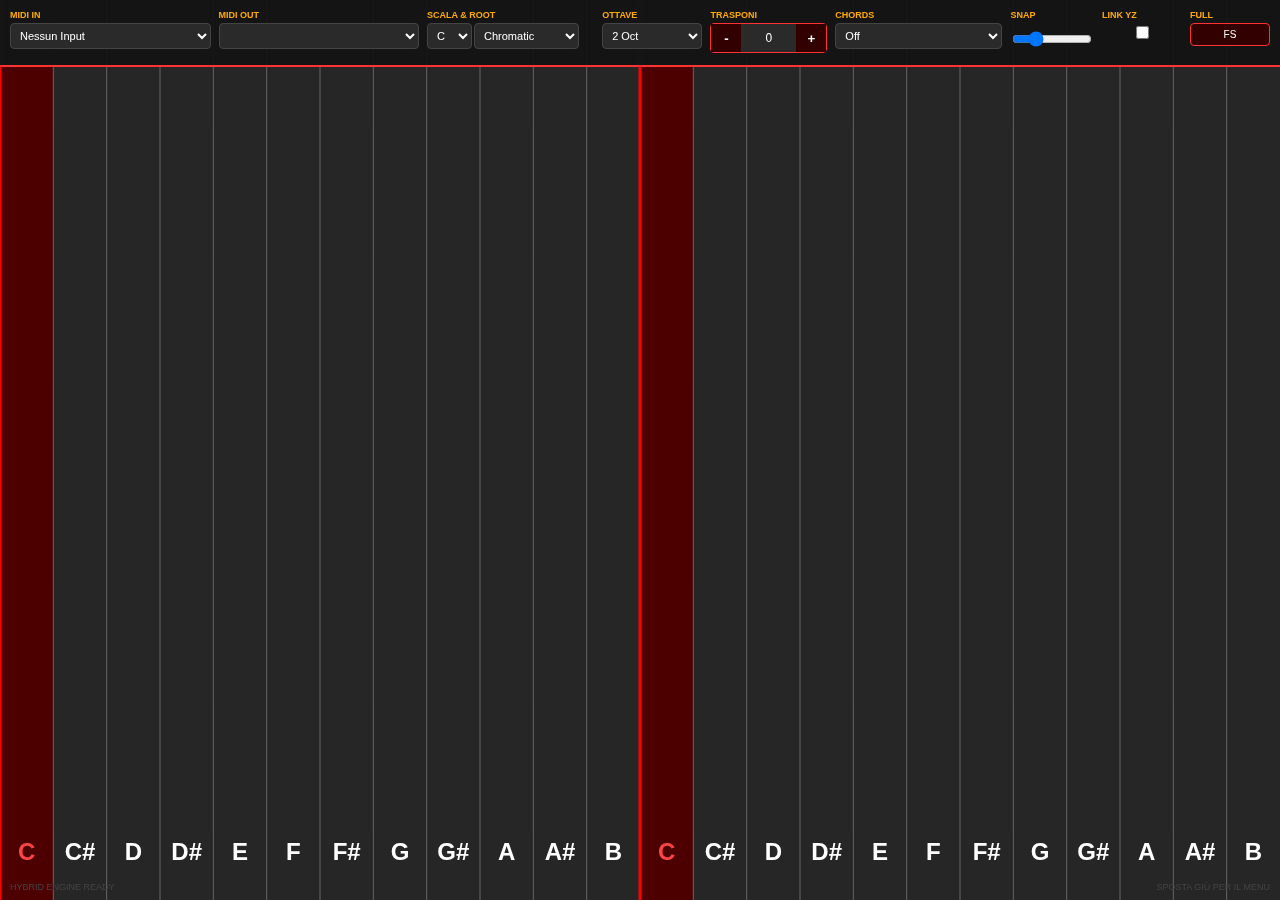
<file: indexOK2.html>
<!DOCTYPE html>
<html lang="it">
<head>
    <meta charset="UTF-8">
    <meta name="viewport" content="width=device-width, initial-scale=1.0, maximum-scale=1.0, user-scalable=no">
    <title>GENCA MPE Ultra Continuum: Hybrid Edition</title>
    <style>
        body { margin: 0; background: #000; color: #eee; font-family: 'Segoe UI', Roboto, sans-serif; overflow: hidden; touch-action: none; }
        #ui { 
            position: absolute; top: 0; left: 0; right: 0; 
            background: rgba(20, 20, 20, 0.98); padding: 10px; 
            border-bottom: 2px solid #ff3333; display: flex; flex-wrap: wrap; gap: 8px; 
            z-index: 100; transform: translateY(-93%); transition: 0.3s cubic-bezier(0.4, 0, 0.2, 1);
        }
        #ui:hover, #ui.active { transform: translateY(0); }
        .box { display: flex; flex-direction: column; flex: 1; min-width: 80px; }
        label { font-size: 9px; text-transform: uppercase; color: #ffaa00; margin-bottom: 3px; font-weight: bold; }
        select, input { background: #2a2a2a; color: #fff; border: 1px solid #444; padding: 5px; font-size: 11px; border-radius: 4px; outline: none; }
        .oct-ctrl { display: flex; align-items: center; justify-content: space-between; background: #2a2a2a; border: 1px solid #ff3333; border-radius: 4px; height: 28px; }
        .oct-btn { background: #300; color: #fff; border: none; width: 30px; height: 100%; cursor: pointer; font-weight: bold; }
        #octVal { font-size: 12px; color: #fff; width: 25px; text-align: center; }
        canvas { display: block; width: 100vw; height: 100vh; }
        .footer { position: absolute; bottom: 8px; left: 10px; right: 10px; display: flex; justify-content: space-between; pointer-events: none; font-size: 9px; color: #444; }
        .menu-btn { background: #300; color: #fff; border: 1px solid #ff3333; padding: 5px; border-radius: 4px; cursor: pointer; font-size: 10px; }
    </style>
</head>
<body>

<div id="ui">
    <div class="box" style="flex:1.2"><label>MIDI In</label><select id="midiInSelect"><option value="">Nessun Input</option></select></div>
    <div class="box" style="flex:1.2"><label>MIDI Out</label><select id="midiOutSelect"></select></div>
    <div class="box">
        <label>Scala & Root</label>
        <div style="display:flex; gap:2px;">
            <select id="rootNote" style="width:45px;">
                <option value="0">C</option><option value="1">C#</option><option value="2">D</option><option value="3">D#</option>
                <option value="4">E</option><option value="5">F</option><option value="6">F#</option><option value="7">G</option>
                <option value="8">G#</option><option value="9">A</option><option value="10">A#</option><option value="11">B</option>
            </select>
            <select id="scaleType">
                <option value="chromatic">Chromatic</option>
                <option value="major">Major</option><option value="minor">Minor</option>
                <option value="dorian">Dorian</option><option value="phrygian">Phrygian</option>
                <option value="lydian">Lydian</option><option value="mixolydian">Mixolydian</option>
                <option value="locrian">Locrian</option><option value="harmonicMinor">Harmonic Min</option>
                <option value="melodicMinor">Melodic Min</option><option value="pentatonicMaj">Pentatonic Maj</option>
                <option value="pentatonicMin">Pentatonic Min</option><option value="blues">Blues</option>
                <option value="hirajoshi">Hirajoshi (Jap)</option><option value="bhairav">Bhairav (Ind)</option>
                <option value="arabic">Arabic</option><option value="wholeTone">Whole Tone</option>
                <option value="diminished">Diminished</option>
            </select>
        </div>
    </div>
    <div class="box" style="flex:0.6"><label>Ottave</label><select id="visibleOctaves"><option value="1">1 Oct</option><option value="2" selected>2 Oct</option><option value="3">3 Oct</option><option value="4">4 Oct</option></select></div>
    <div class="box" style="flex:0.7"><label>Trasponi</label><div class="oct-ctrl"><button class="oct-btn" onclick="changeOctave(-1)">-</button><span id="octVal">0</span><button class="oct-btn" onclick="changeOctave(1)">+</button></div></div>
    <div class="box"><label>Chords</label><select id="chordMode"><option value="1">Off</option><option value="3">Triads</option><option value="4">7ths</option></select></div>
    <div class="box" style="flex:0.5"><label>Snap</label><input type="range" id="roundRate" min="0" max="80" value="15"></div>
    <div class="box" style="flex:0.4"><label>Link YZ</label><input type="checkbox" id="linkPressToY"></div>
    <div class="box" style="flex:0.4"><label>Full</label><button id="fsBtn" class="menu-btn">FS</button></div>
</div>

<canvas id="surface"></canvas>
<div class="footer">
    <div id="midiStatus">HYBRID ENGINE READY</div>
    <div>SPOSTA GIÙ PER IL MENU</div>
</div>

<script>
const canvas = document.getElementById('surface');
const ctx = canvas.getContext('2d');
let midiOutput = null;
let midiInput = null;
const activeTouches = new Map(); 
const physicalNotes = new Map(); // Note attive dal controller esterno
const mpeChannels = Array.from({length: 15}, (_, i) => i + 2);
let currentOctave = 0;

const SCALES = {
    chromatic: [0, 1, 2, 3, 4, 5, 6, 7, 8, 9, 10, 11], major: [0, 2, 4, 5, 7, 9, 11],
    dorian: [0, 2, 3, 5, 7, 9, 10], phrygian: [0, 1, 3, 5, 7, 8, 10], lydian: [0, 2, 4, 6, 7, 9, 11],
    mixolydian: [0, 2, 4, 5, 7, 9, 10], minor: [0, 2, 3, 5, 7, 8, 10], locrian: [0, 1, 3, 5, 6, 8, 10],
    harmonicMinor: [0, 2, 3, 5, 7, 8, 11], melodicMinor: [0, 2, 3, 5, 7, 9, 11],
    pentatonicMaj: [0, 2, 4, 7, 9], pentatonicMin: [0, 3, 5, 7, 10], blues: [0, 3, 5, 6, 7, 10],
    hirajoshi: [0, 2, 3, 7, 8], bhairav: [0, 1, 4, 5, 7, 8, 11], arabic: [0, 1, 4, 5, 7, 8, 11],
    wholeTone: [0, 2, 4, 6, 8, 10], diminished: [0, 2, 3, 5, 6, 8, 9, 11]
};
const NOTE_NAMES = ["C", "C#", "D", "D#", "E", "F", "F#", "G", "G#", "A", "A#", "B"];

function changeOctave(delta) {
    currentOctave = Math.max(-2, Math.min(2, currentOctave + delta));
    document.getElementById('octVal').innerText = (currentOctave > 0 ? "+" : "") + currentOctave;
}

function setupMIDI() {
    if (navigator.requestMIDIAccess) {
        navigator.requestMIDIAccess({ sysex: true }).then(access => {
            const outputs = Array.from(access.outputs.values());
            const inputs = Array.from(access.inputs.values());
            
            const outSel = document.getElementById('midiOutSelect');
            outSel.innerHTML = outputs.map(o => `<option value="${o.id}">${o.name}</option>`).join('');
            midiOutput = outputs[0] || null;
            outSel.onchange = () => midiOutput = access.outputs.get(outSel.value);

            const inSel = document.getElementById('midiInSelect');
            inSel.innerHTML = `<option value="">Scegli Input...</option>` + inputs.map(i => `<option value="${i.id}">${i.name}</option>`).join('');
            inSel.onchange = () => {
                if(midiInput) midiInput.onmidimessage = null;
                midiInput = access.inputs.get(inSel.value);
                if(midiInput) midiInput.onmidimessage = handleExternalMIDI;
            };
        });
    }
}

// GESTIONE NOTE DA CONTROLLER ESTERNO
function handleExternalMIDI(message) {
    const [status, note, velocity] = message.data;
    const type = status & 0xf0;
    if (type === 0x90 && velocity > 0) {
        if (!midiOutput) return;
        const chan = mpeChannels.shift();
        if (chan) {
            midiOutput.send([0x90 + chan - 1, note, velocity]);
            physicalNotes.set(note, { chan, velocity, grabbed: false });
        }
    } else if (type === 0x80 || (type === 0x90 && velocity === 0)) {
        const data = physicalNotes.get(note);
        if (data) {
            midiOutput.send([0x80 + data.chan - 1, note, 0]);
            mpeChannels.push(data.chan);
            mpeChannels.sort((a,b)=>a-b);
            physicalNotes.delete(note);
        }
    }
}

function getMPEData(e, voice = null) {
    const numOct = parseInt(document.getElementById('visibleOctaves').value);
    const round = parseInt(document.getElementById('roundRate').value) / 100;
    const baseMIDI = 48 + (currentOctave * 12);
    const totalNotes = numOct * 12;
    const currentExact = baseMIDI + (e.clientX / canvas.width) * totalNotes;
    
    let finalExact = currentExact;
    if (voice) {
        const nearestNote = Math.round(currentExact);
        const distanceToNote = Math.abs(currentExact - nearestNote);
        if (distanceToNote < round) {
            const force = 1 - (distanceToNote / round);
            finalExact = currentExact + (nearestNote - currentExact) * force;
        }
        var detune = finalExact - voice.initialExact;
        voice.vibratoSpeed = Math.abs(e.clientX - voice.lastX) * 2.8;
        voice.lastX = e.clientX;
    }
    const pbValue = Math.floor(8192 + (detune * (8192 / 48)));
    const slide = Math.floor(Math.max(0, Math.min(1, 1 - (e.clientY / canvas.height))) * 127);
    let press = document.getElementById('linkPressToY').checked ? slide : Math.floor(Math.min(((e.width + e.height) / 75), 1.0) * 127);
    return { pbValue, slide, press, x: e.clientX, y: e.clientY, exact: finalExact };
}

canvas.addEventListener('pointerdown', e => {
    e.preventDefault();
    if (!midiOutput || e.clientY < 60) return;

    const m = getMPEData(e);
    const noteUnderFinger = Math.round(m.exact);

    // AUTO-GRAB: Se tocchi una nota già attiva fisicamente
    if (physicalNotes.has(noteUnderFinger) && !physicalNotes.get(noteUnderFinger).grabbed) {
        const pNote = physicalNotes.get(noteUnderFinger);
        pNote.grabbed = true;
        activeTouches.set(e.pointerId, { 
            voices: [{ chan: pNote.chan, note: noteUnderFinger }], 
            initialExact: noteUnderFinger, lastX: e.clientX, isGrab: true,
            vibratoSpeed: 0, phase: 0, color: '#00ff44', lastM: m 
        });
        return;
    }

    // STANDALONE: Produzione suono diretta
    const root = parseInt(document.getElementById('rootNote').value);
    const scale = SCALES[document.getElementById('scaleType').value];
    const scaleNotes = [];
    for(let i=0; i<127; i++) {
        const nInOct = (i - root) % 12 < 0 ? (i - root) % 12 + 12 : (i - root) % 12;
        if(scale.includes(nInOct)) scaleNotes.push(i);
    }
    const rootNote = scaleNotes.reduce((prev, curr) => Math.abs(curr - m.exact) < Math.abs(prev - m.exact) ? curr : prev);

    const chordSize = parseInt(document.getElementById('chordMode').value);
    const rootIdx = scaleNotes.indexOf(rootNote);
    let voices = [];
    for(let i=0; i<chordSize; i++) {
        const chan = mpeChannels.shift();
        if(chan) {
            const note = scaleNotes[rootIdx + (i*2)] || rootNote;
            midiOutput.send([0xB0 + chan - 1, 74, m.slide]);
            midiOutput.send([0xE0 + chan - 1, 0, 64]);
            midiOutput.send([0x90 + chan - 1, note, 90]);
            voices.push({ chan, note });
        }
    }
    activeTouches.set(e.pointerId, { voices, initialExact: rootNote, lastX: e.clientX, isGrab: false, vibratoSpeed: 0, phase: 0, color: `hsl(${voices[0]?.chan * 25 || 0}, 85%, 55%)`, lastM: m });
});

canvas.addEventListener('pointermove', e => {
    const t = activeTouches.get(e.pointerId);
    if (!t || !midiOutput) return;
    const m = getMPEData(e, t);
    t.lastM = m;
    t.voices.forEach(v => {
        midiOutput.send([0xE0 + v.chan - 1, m.pbValue & 0x7F, (m.pbValue >> 7) & 0x7F]);
        midiOutput.send([0xB0 + v.chan - 1, 74, m.slide]);
        midiOutput.send([0xD0 + v.chan - 1, m.press]);
    });
});

canvas.addEventListener('pointerup', e => {
    const t = activeTouches.get(e.pointerId);
    if (t) {
        t.voices.forEach(v => {
            if(!t.isGrab) {
                midiOutput.send([0x80 + v.chan - 1, v.note, 0]);
                mpeChannels.push(v.chan);
            } else { if(physicalNotes.has(v.note)) physicalNotes.get(v.note).grabbed = false; }
        });
        mpeChannels.sort((a,b)=>a-b);
        activeTouches.delete(e.pointerId);
    }
});

document.getElementById('fsBtn').onclick = () => { if (!document.fullscreenElement) document.documentElement.requestFullscreen(); else document.exitFullscreen(); };

function draw() {
    ctx.fillStyle = '#000'; ctx.fillRect(0, 0, canvas.width, canvas.height);
    const numOct = parseInt(document.getElementById('visibleOctaves').value);
    const noteW = canvas.width / (numOct * 12);
    const root = parseInt(document.getElementById('rootNote').value);
    const baseMIDI = 48 + (currentOctave * 12);
    const scale = SCALES[document.getElementById('scaleType').value];
    const time = Date.now();

    for (let i = 0; i < (numOct * 12); i++) {
        const n = baseMIDI + i;
        const x = i * noteW;
        const noteInOct = (n - root) % 12 < 0 ? (n - root) % 12 + 12 : (n - root) % 12;
        const inScale = scale.includes(noteInOct);
        const isRoot = (n % 12 === root);
        if (inScale) {
            ctx.fillStyle = isRoot ? 'rgba(255, 0, 0, 0.3)' : 'rgba(255, 255, 255, 0.15)';
            ctx.fillRect(x, 0, noteW, canvas.height);
        }
        ctx.strokeStyle = isRoot ? '#ff0000' : (inScale ? '#666' : '#222');
        ctx.lineWidth = isRoot ? 3 : 1;
        ctx.beginPath(); ctx.moveTo(x, 0); ctx.lineTo(x, canvas.height); ctx.stroke();
        if (inScale || isRoot) {
            ctx.fillStyle = isRoot ? '#ff4444' : '#ffffff';
            ctx.font = `bold ${Math.max(12, Math.floor(noteW * 0.45))}px Arial`; ctx.textAlign = 'center';
            ctx.fillText(NOTE_NAMES[n % 12], x + noteW/2, canvas.height - 40);
        }
        // CERCHIO FANTASMA PER NOTE ESTERNE
        const pData = physicalNotes.get(n);
        if (pData && !pData.grabbed) {
            const rad = 20 + Math.sin(time/200)*5;
            ctx.beginPath(); ctx.strokeStyle = '#00ff44'; ctx.lineWidth = 3;
            ctx.arc(x + noteW/2, canvas.height/2, rad, 0, Math.PI*2); ctx.stroke();
            ctx.fillStyle = 'rgba(0,255,70,0.2)'; ctx.fill();
        }
    }

    activeTouches.forEach(t => {
        const radius = 12 + (t.lastM.press / 127) * 22;
        t.phase += 0.2 + (t.vibratoSpeed * 0.06);
        ctx.beginPath(); ctx.strokeStyle = t.color; ctx.lineWidth = 3;
        for (let ox = -50; ox <= 50; ox += 2) {
            const oy = Math.sin(ox * 0.15 + t.phase) * (4 + t.vibratoSpeed);
            if (ox === -50) ctx.moveTo(t.lastM.x + ox, t.lastM.y + oy);
            else ctx.lineTo(t.lastM.x + ox, t.lastM.y + oy);
        }
        ctx.stroke();
        ctx.shadowBlur = 30; ctx.shadowColor = t.color; ctx.fillStyle = t.color;
        ctx.beginPath(); ctx.arc(t.lastM.x, t.lastM.y, radius, 0, Math.PI * 2); ctx.fill();
        ctx.shadowBlur = 0; ctx.fillStyle = "#fff"; ctx.font = "bold 14px Arial"; ctx.textAlign = 'center';
        ctx.fillText(t.isGrab ? "GRAB" : `CH${t.voices[0].chan}`, t.lastM.x, t.lastM.y - radius - 20);
    });
    requestAnimationFrame(draw);
}
window.onresize = () => { canvas.width = window.innerWidth; canvas.height = window.innerHeight; };
window.onresize(); setupMIDI(); draw();
</script>
</body>
</html>
</file>
